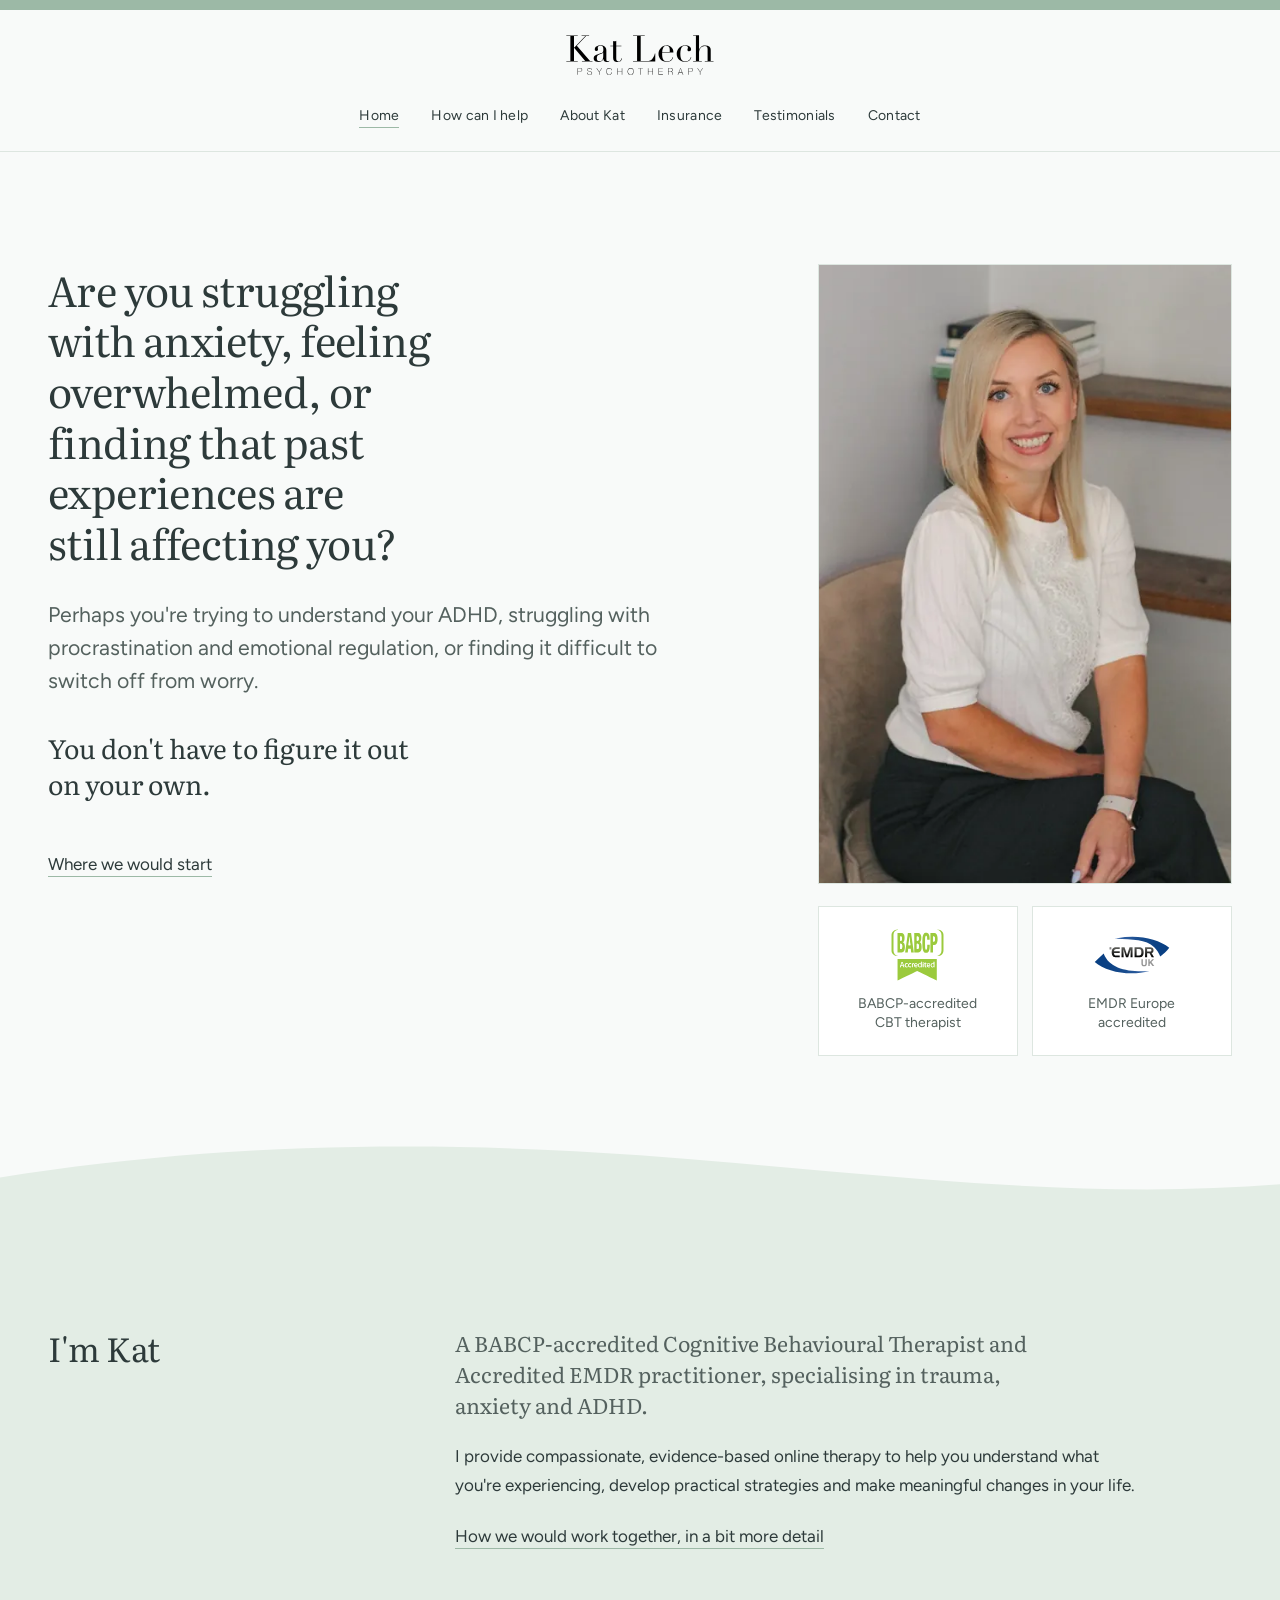
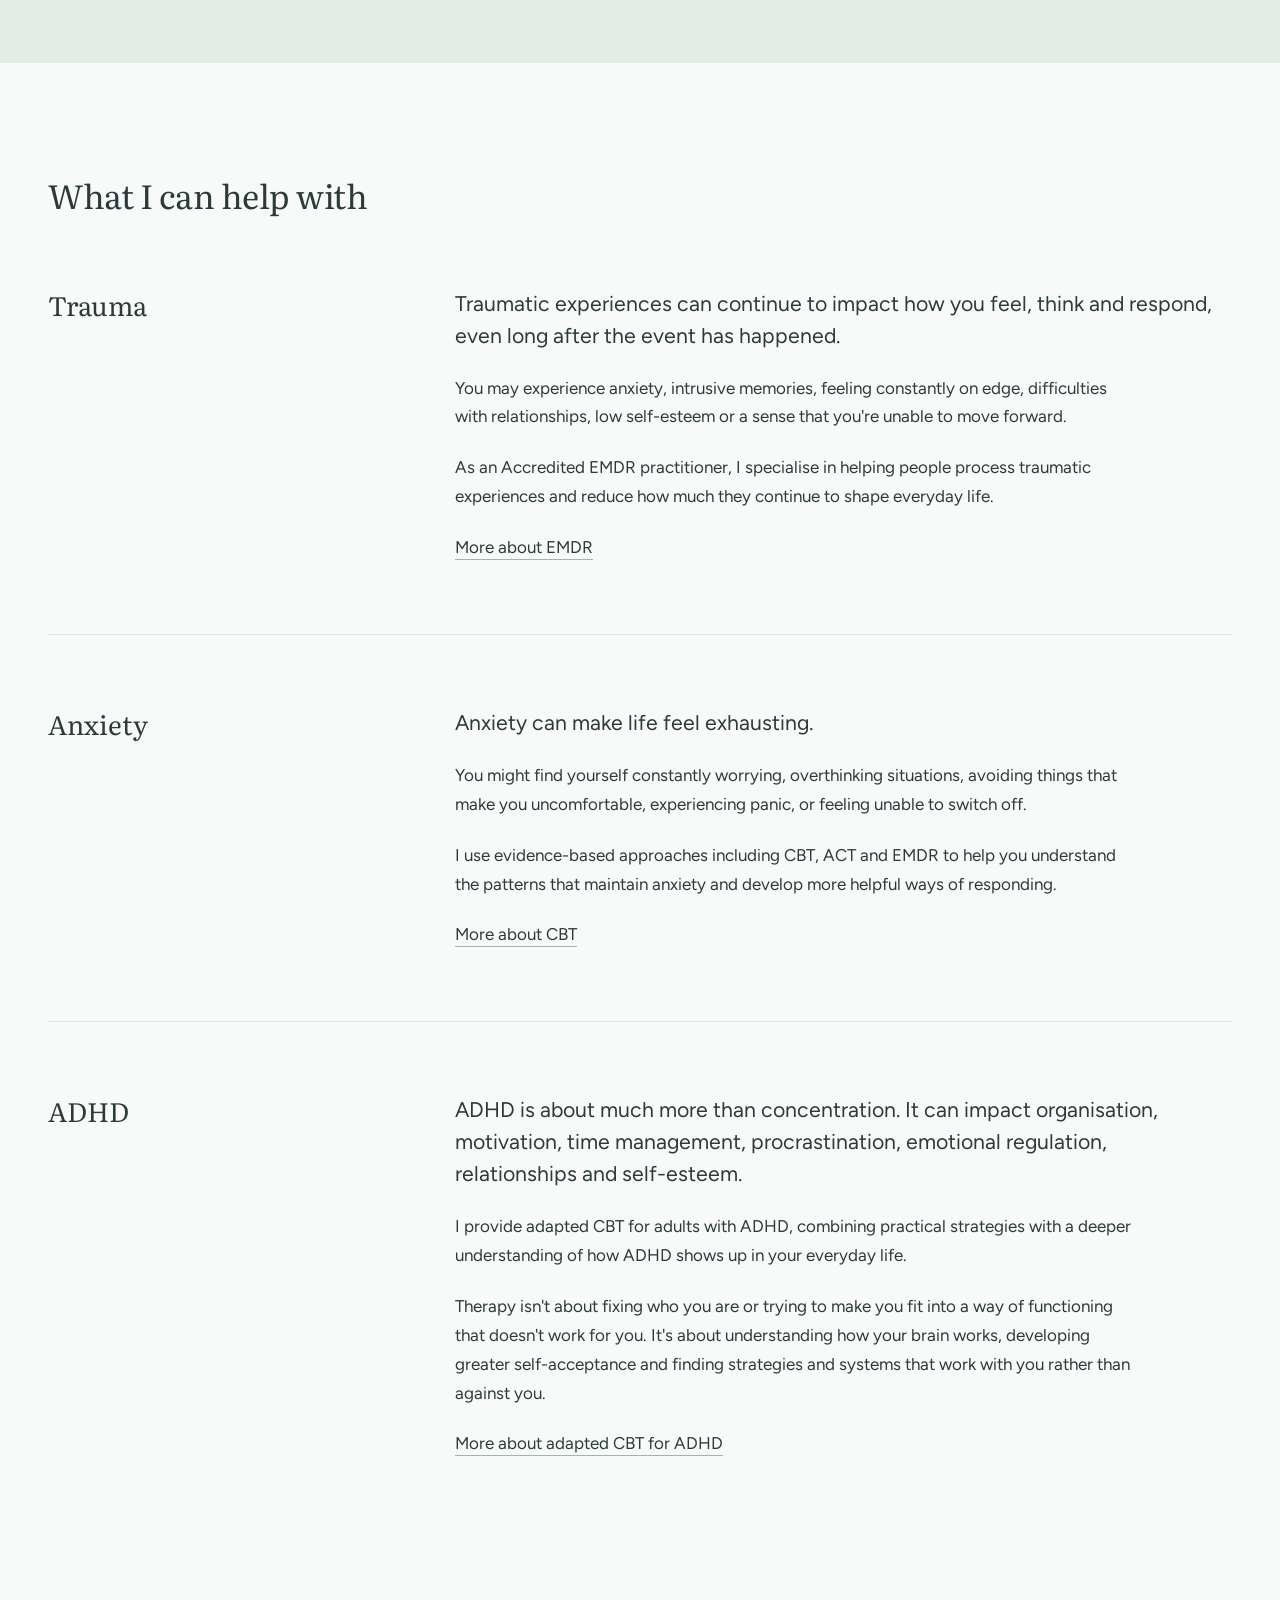
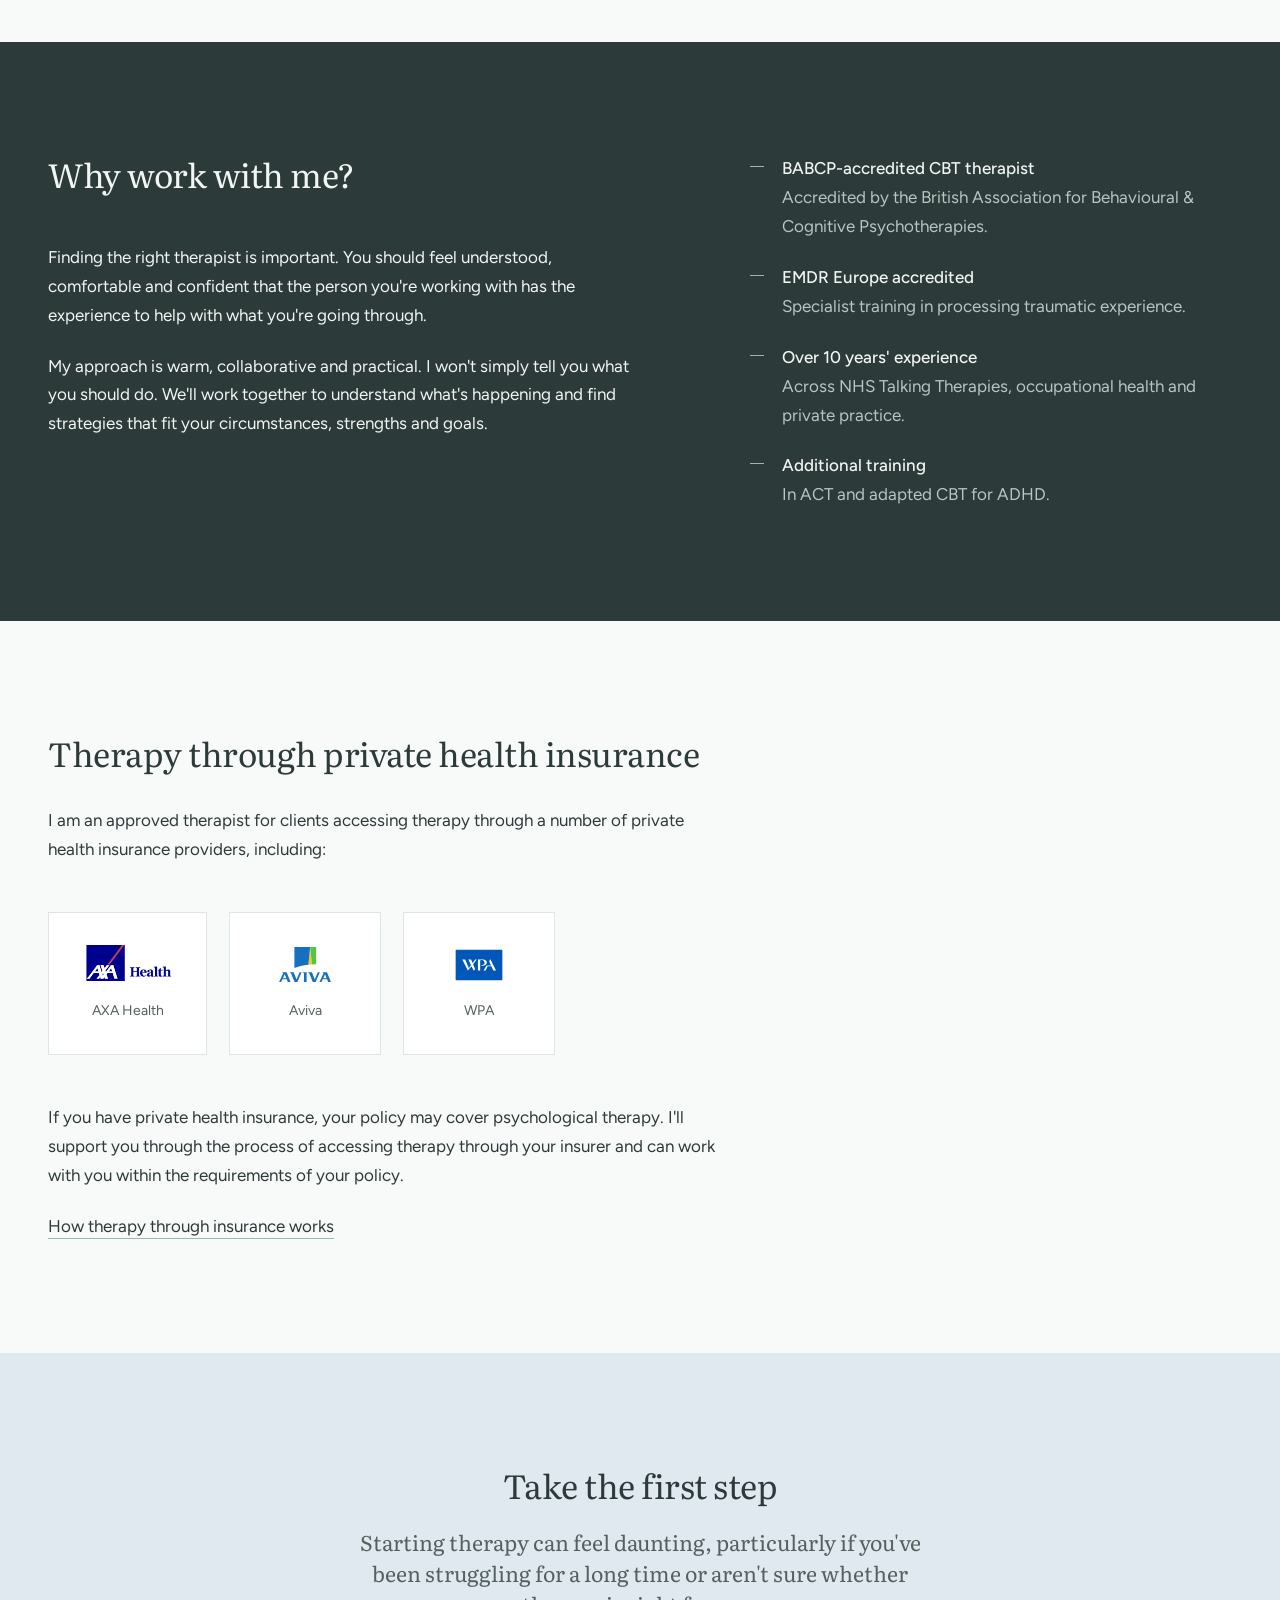
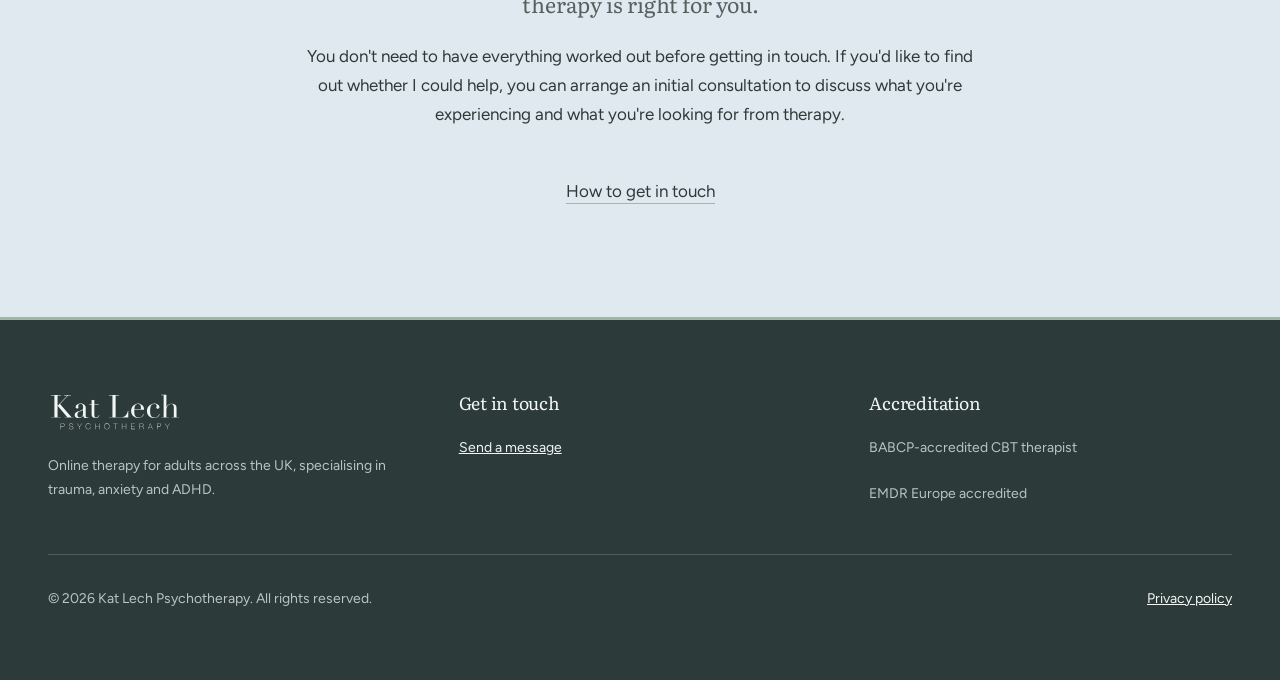
<file: index.html>
<!DOCTYPE html>
<html lang="en-GB">
<head>
<meta charset="utf-8">
<meta name="viewport" content="width=device-width, initial-scale=1">
<title>Kat Lech Psychotherapy | Online CBT &amp; EMDR Therapy, UK</title>
<meta name="description" content="Online therapy for adults anywhere in the UK. BABCP-accredited CBT therapist and Accredited EMDR practitioner specialising in trauma, anxiety and ADHD.">
<link rel="canonical" href="https://katlech.co.uk/">
<meta property="og:site_name" content="Kat Lech Psychotherapy">
<meta property="og:title" content="Online CBT and EMDR therapy for trauma, anxiety and ADHD">
<meta property="og:description" content="Evidence-based therapy with a BABCP-accredited CBT therapist and Accredited EMDR practitioner. Online, anywhere in the UK.">
<meta property="og:url" content="https://katlech.co.uk/">
<meta property="og:type" content="website">
<meta property="og:locale" content="en_GB">
<meta property="og:image" content="https://katlech.co.uk/assets/img/og-image.jpg">
<meta property="og:image:width" content="1200">
<meta property="og:image:height" content="630">
<meta property="og:image:alt" content="Kat Lech on a beach with her two dogs">
<meta name="twitter:card" content="summary_large_image">
<link rel="icon" href="assets/img/favicon.ico" sizes="any">
<link rel="icon" href="assets/img/favicon-32.png" type="image/png" sizes="32x32">
<link rel="apple-touch-icon" href="assets/img/apple-touch-icon.png">
<meta name="theme-color" content="#f8faf9">
<link rel="preconnect" href="https://fonts.googleapis.com">
<link rel="preconnect" href="https://fonts.gstatic.com" crossorigin>
<link href="https://fonts.googleapis.com/css2?family=Literata:opsz,wght@7..72,400..600&family=Figtree:wght@400..600&display=swap" rel="stylesheet">
<link rel="stylesheet" href="assets/css/site.css?v=2026-09-07c">
<script type="application/ld+json">
[
  {
    "@context": "https://schema.org",
    "@type": "ProfessionalService",
    "@id": "https://katlech.co.uk/#practice",
    "name": "Kat Lech Psychotherapy",
    "url": "https://katlech.co.uk/",
    "logo": "https://katlech.co.uk/assets/img/kat-lech-psychotherapy-logo.svg",
    "image": "https://katlech.co.uk/assets/img/og-image.jpg",
    "description": "Online CBT, EMDR and ACT therapy for adults, specialising in trauma, anxiety and ADHD. Delivered online across the United Kingdom.",
    "areaServed": {
      "@type": "Country",
      "name": "United Kingdom"
    },
    "availableLanguage": "en-GB",
    "priceRange": "£80",
    "provider": {
      "@id": "https://katlech.co.uk/#kat"
    },
    "knowsAbout": [
      "Cognitive Behavioural Therapy",
      "EMDR",
      "Acceptance and Commitment Therapy",
      "Trauma",
      "Anxiety",
      "ADHD"
    ],
    "makesOffer": [
      {
        "@type": "Offer",
        "name": "CBT session (50 minutes)",
        "priceSpecification": {
          "@type": "PriceSpecification",
          "price": "80",
          "priceCurrency": "GBP"
        }
      },
      {
        "@type": "Offer",
        "name": "EMDR session (60 minutes)",
        "priceSpecification": {
          "@type": "PriceSpecification",
          "price": "80",
          "priceCurrency": "GBP"
        }
      }
    ]
  },
  {
    "@context": "https://schema.org",
    "@type": "Person",
    "@id": "https://katlech.co.uk/#kat",
    "name": "Kat Lech",
    "jobTitle": "Psychotherapist",
    "url": "https://katlech.co.uk/about",
    "image": "https://katlech.co.uk/assets/img/kat-portrait.jpg",
    "worksFor": {
      "@id": "https://katlech.co.uk/#practice"
    },
    "hasCredential": [
      {
        "@type": "EducationalOccupationalCredential",
        "credentialCategory": "Professional accreditation",
        "name": "BABCP-accredited Cognitive Behavioural Psychotherapist",
        "recognizedBy": {
          "@type": "Organization",
          "name": "British Association for Behavioural and Cognitive Psychotherapies"
        }
      },
      {
        "@type": "EducationalOccupationalCredential",
        "credentialCategory": "Professional accreditation",
        "name": "Accredited EMDR practitioner",
        "recognizedBy": {
          "@type": "Organization",
          "name": "EMDR Europe"
        }
      }
    ]
  },
  {
    "@context": "https://schema.org",
    "@type": "WebSite",
    "@id": "https://katlech.co.uk/#website",
    "url": "https://katlech.co.uk/",
    "name": "Kat Lech Psychotherapy",
    "inLanguage": "en-GB",
    "publisher": {
      "@id": "https://katlech.co.uk/#practice"
    }
  }
]
</script>
</head>
<body>

<a class="skip-link" href="#main">Skip to content</a>

<div class="topstrip"></div>

<header class="masthead">
  <div class="shell masthead-inner">
    <a class="wordmark" href="/">
      <img src="assets/img/kat-lech-psychotherapy-logo.svg" width="846" height="253"
           alt="Kat Lech Psychotherapy">
    </a>

    <button class="nav-toggle" type="button" aria-expanded="false" aria-controls="primary-nav">
      Menu
    </button>

    <nav class="nav" id="primary-nav" aria-label="Primary">
      <ul class="nav-list">
        <li><a href="/" aria-current="page">Home</a></li>
        <li><a href="/how-can-i-help">How can I help</a></li>
        <li><a href="/about">About Kat</a></li>
        <li><a href="/insurance">Insurance</a></li>
        <li><a href="/testimonials">Testimonials</a></li>
        <li><a href="/contact">Contact</a></li>
      </ul>
    </nav>
  </div>
</header>

<main id="main">

  <!-- Hero ---------------------------------------------------------------- -->
  <section class="hero">
    <div class="shell hero-grid">
      <div>
        <h1 class="enter enter-1">Are you struggling with anxiety, feeling overwhelmed, or finding that past experiences are still affecting you?</h1>

        <p class="hero-sub enter enter-2">Perhaps you're trying to understand your ADHD, struggling with procrastination and emotional regulation, or finding it difficult to switch off from worry.</p>

        <p class="hero-affirm enter enter-3">You don't have to figure it out on your own.</p>

        <p class="hero-next enter enter-4"><a class="link-underline" href="/how-can-i-help">Where we would start</a></p>

      </div>

      <div class="enter enter-3">
        <figure class="photo">
          <picture>
            <source type="image/webp"
                    srcset="assets/img/kat-portrait-480.webp 480w,
                            assets/img/kat-portrait-760.webp 760w,
                            assets/img/kat-portrait-1400.webp 1400w"
                    sizes="(min-width: 60rem) 420px, 95vw">
            <img src="assets/img/kat-portrait.jpg"
                 width="1400" height="2100"
                 alt="Kat, a CBT therapist and Accredited EMDR practitioner, seated in a chair beside a shelf of books."
                 fetchpriority="high">
          </picture>
        </figure>

        <ul class="accreditation enter enter-4">
          <li>
            <img src="assets/img/babcp-accredited-logo.svg" width="604" height="595" alt="">
            <span>BABCP-accredited CBT therapist</span>
          </li>
          <li>
            <img src="assets/img/emdr-accreditation-logo.svg" width="636" height="315" alt="">
            <span>EMDR Europe accredited</span>
          </li>
        </ul>
      </div>
    </div>

    <svg class="hero-curve" viewBox="0 0 1440 90" preserveAspectRatio="none" aria-hidden="true" focusable="false">
      <path d="M0,90 L0,44 C240,4 480,0 720,18 C960,36 1200,72 1440,52 L1440,90 Z"></path>
    </svg>
  </section>

  <!-- Introduction -------------------------------------------------------- -->
  <section class="intro section">
    <div class="shell intro-grid">
      <h2>I'm Kat</h2>
      <div class="prose">
        <p class="lead">A BABCP-accredited Cognitive Behavioural Therapist and Accredited EMDR practitioner, specialising in trauma, anxiety and ADHD.</p>
        <p>I provide compassionate, evidence-based online therapy to help you understand what you're experiencing, develop practical strategies and make meaningful changes in your life.</p>
        <p><a class="link-underline" href="/how-can-i-help">How we would work together, in a bit more detail</a></p>
      </div>
    </div>
  </section>

  <!-- Specialisms --------------------------------------------------------- -->
  <section class="section" aria-labelledby="specialisms-heading">
    <div class="shell">
      <h2 id="specialisms-heading">What I can help with</h2>
    </div>

    <div class="shell specialism">
      <div class="specialism-grid">
        <div>
          <h3>Trauma</h3>
        </div>
        <div class="prose">
          <p>Traumatic experiences can continue to impact how you feel, think and respond, even long after the event has happened.</p>
          <p>You may experience anxiety, intrusive memories, feeling constantly on edge, difficulties with relationships, low self-esteem or a sense that you're unable to move forward.</p>
          <p>As an Accredited EMDR practitioner, I specialise in helping people process traumatic experiences and reduce how much they continue to shape everyday life.</p>
          <p><a class="link-underline" href="/how-can-i-help#emdr">More about EMDR</a></p>
        </div>
      </div>
    </div>

    <div class="shell specialism">
      <div class="specialism-grid">
        <div>
          <h3>Anxiety</h3>
        </div>
        <div class="prose">
          <p>Anxiety can make life feel exhausting.</p>
          <p>You might find yourself constantly worrying, overthinking situations, avoiding things that make you uncomfortable, experiencing panic, or feeling unable to switch off.</p>
          <p>I use evidence-based approaches including CBT, ACT and EMDR to help you understand the patterns that maintain anxiety and develop more helpful ways of responding.</p>
          <p><a class="link-underline" href="/how-can-i-help#cbt">More about CBT</a></p>
        </div>
      </div>
    </div>

    <div class="shell specialism">
      <div class="specialism-grid">
        <div>
          <h3>ADHD</h3>
        </div>
        <div class="prose">
          <p>ADHD is about much more than concentration. It can impact organisation, motivation, time management, procrastination, emotional regulation, relationships and self-esteem.</p>
          <p>I provide adapted CBT for adults with ADHD, combining practical strategies with a deeper understanding of how ADHD shows up in your everyday life.</p>
          <p>Therapy isn't about fixing who you are or trying to make you fit into a way of functioning that doesn't work for you. It's about understanding how your brain works, developing greater self-acceptance and finding strategies and systems that work with you rather than against you.</p>
          <p><a class="link-underline" href="/how-can-i-help#adhd">More about adapted CBT for ADHD</a></p>
        </div>
      </div>
    </div>
  </section>

  <!-- Why work with me ---------------------------------------------------- -->
  <section class="section band-ink" aria-labelledby="why-heading">
    <div class="shell why-grid">
      <div class="prose">
        <h2 id="why-heading">Why work with me?</h2>
        <p>Finding the right therapist is important. You should feel understood, comfortable and confident that the person you're working with has the experience to help with what you're going through.</p>
        <p>My approach is warm, collaborative and practical. I won't simply tell you what you should do. We'll work together to understand what's happening and find strategies that fit your circumstances, strengths and goals.</p>
      </div>

      <ul class="credential-list">
        <li><strong>BABCP-accredited CBT therapist</strong> Accredited by the British Association for Behavioural &amp; Cognitive Psychotherapies.</li>
        <li><strong>EMDR Europe accredited</strong> Specialist training in processing traumatic experience.</li>
        <li><strong>Over 10 years' experience</strong> Across NHS Talking Therapies, occupational health and private practice.</li>
        <li><strong>Additional training</strong> In ACT and adapted CBT for ADHD.</li>
      </ul>
    </div>
  </section>

  <!-- Insurance ----------------------------------------------------------- -->
  <section class="section" aria-labelledby="insurance-heading">
    <div class="shell">
      <h2 id="insurance-heading">Therapy through private health insurance</h2>
      <p>I am an approved therapist for clients accessing therapy through a number of private health insurance providers, including:</p>

      <ul class="insurers">
        <li>
          <img src="assets/img/axa-health.svg" width="160" height="72" alt="" loading="lazy">
          <span>AXA Health</span>
        </li>
        <li>
          <img src="assets/img/aviva.svg" width="957" height="688" alt="" loading="lazy">
          <span>Aviva</span>
        </li>
        <li>
          <img src="assets/img/wpa.svg" width="96" height="72" alt="" loading="lazy">
          <span>WPA</span>
        </li>
      </ul>

      <p>If you have private health insurance, your policy may cover psychological therapy. I'll support you through the process of accessing therapy through your insurer and can work with you within the requirements of your policy.</p>
      <p><a class="link-underline" href="/insurance">How therapy through insurance works</a></p>
    </div>
  </section>

  <!-- Closing ------------------------------------------------------------- -->
  <section class="section band-sky closing" id="contact" aria-labelledby="contact-heading">
    <div class="shell-narrow">
      <h2 id="contact-heading">Take the first step</h2>
      <p class="lead">Starting therapy can feel daunting, particularly if you've been struggling for a long time or aren't sure whether therapy is right for you.</p>
      <p>You don't need to have everything worked out before getting in touch. If you'd like to find out whether I could help, you can arrange an initial consultation to discuss what you're experiencing and what you're looking for from therapy.</p>

      <p class="closing-next"><a class="link-underline" href="/contact">How to get in touch</a></p>
    </div>
  </section>

</main>

<footer class="site-footer">
  <div class="shell">
    <div class="footer-grid">
      <div>
        <a class="footer-wordmark" href="/">
          <img src="assets/img/kat-lech-psychotherapy-logo-white.svg" width="846" height="253"
               alt="Kat Lech Psychotherapy">
        </a>
        <p>Online therapy for adults across the UK, specialising in trauma, anxiety and ADHD.</p>
      </div>

      <div>
        <h2>Get in touch</h2>
        <ul>
          <li><a href="/contact">Send a message</a></li>
        </ul>
      </div>

      <div>
        <h2>Accreditation</h2>
        <ul>
          <li>BABCP-accredited CBT therapist</li>
          <li>EMDR Europe accredited</li>
        </ul>
      </div>
    </div>

    <div class="footer-base">
      <p>© <span data-year>2026</span> Kat Lech Psychotherapy. All rights reserved.</p>
      <p><a href="/privacy">Privacy policy</a></p>
    </div>
  </div>
</footer>

<script src="assets/js/site.js?v=2026-09-07c" defer></script>
</body>
</html>
</file>
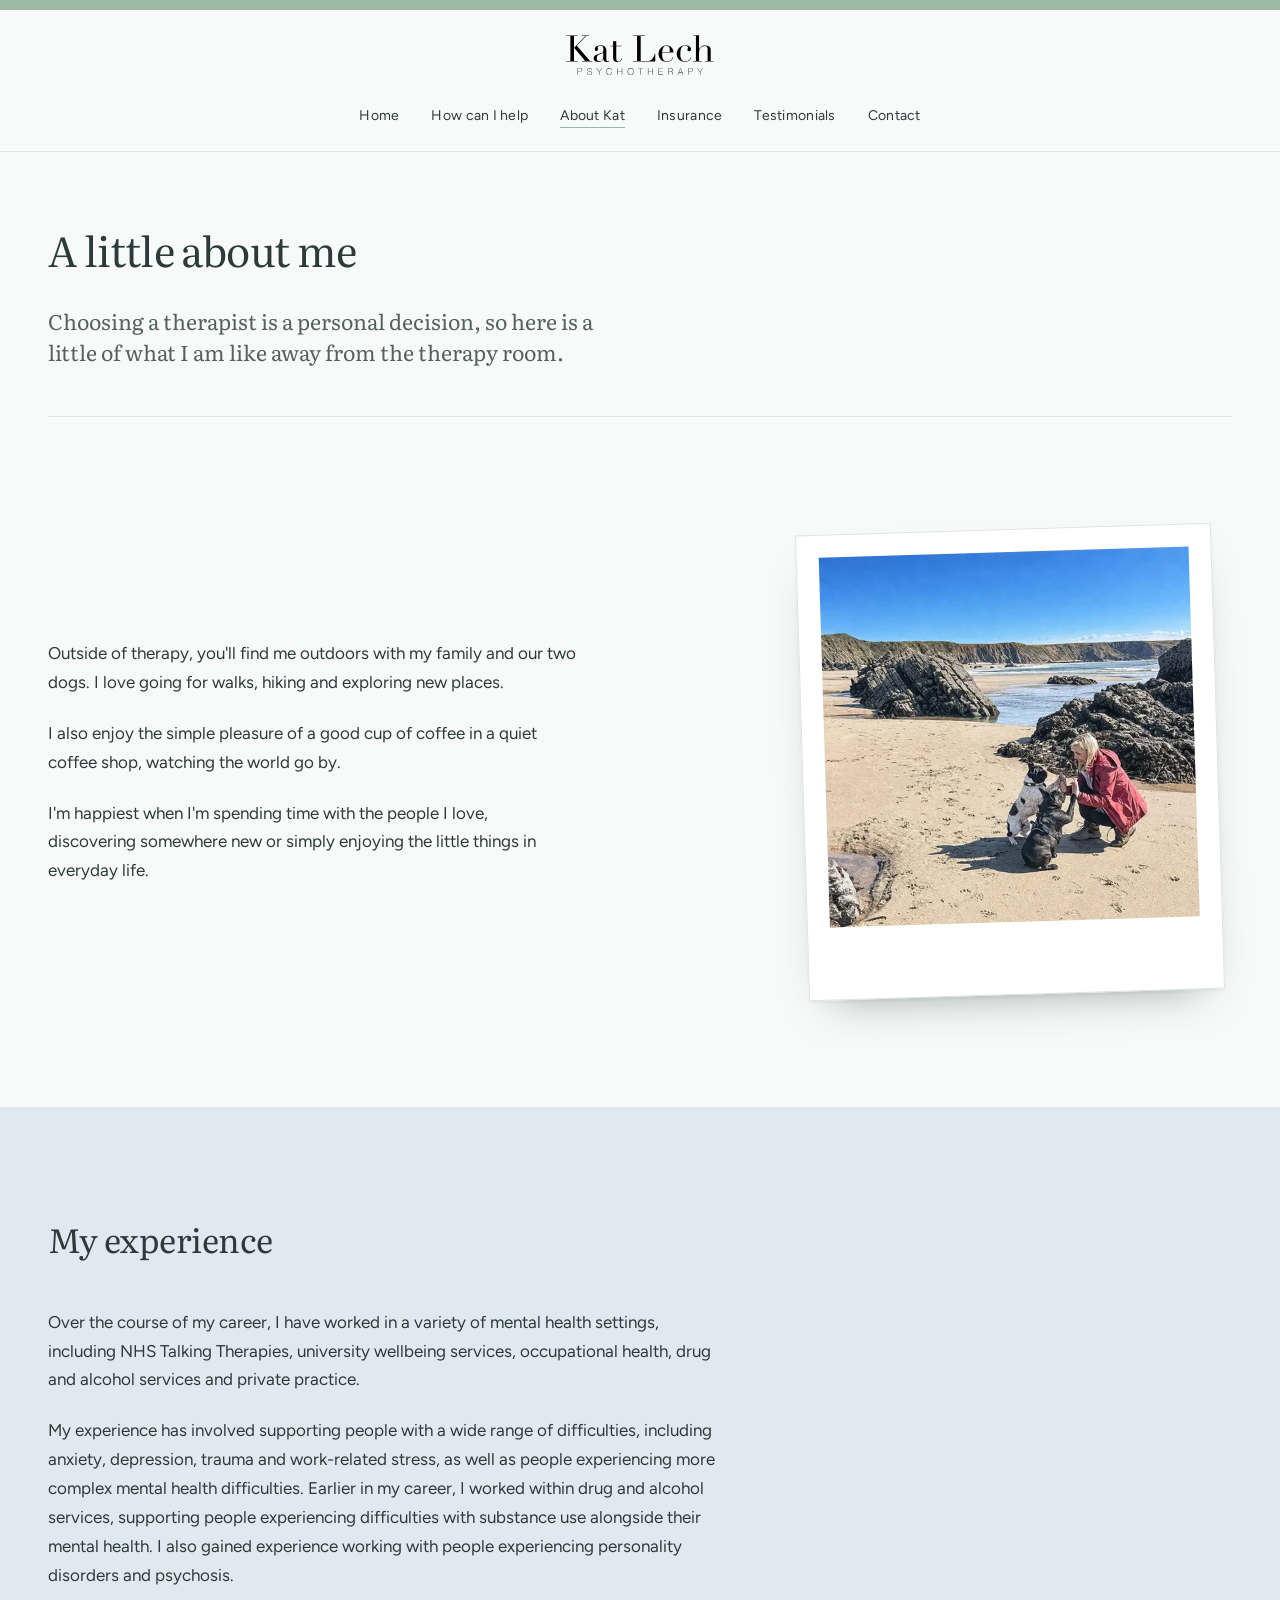
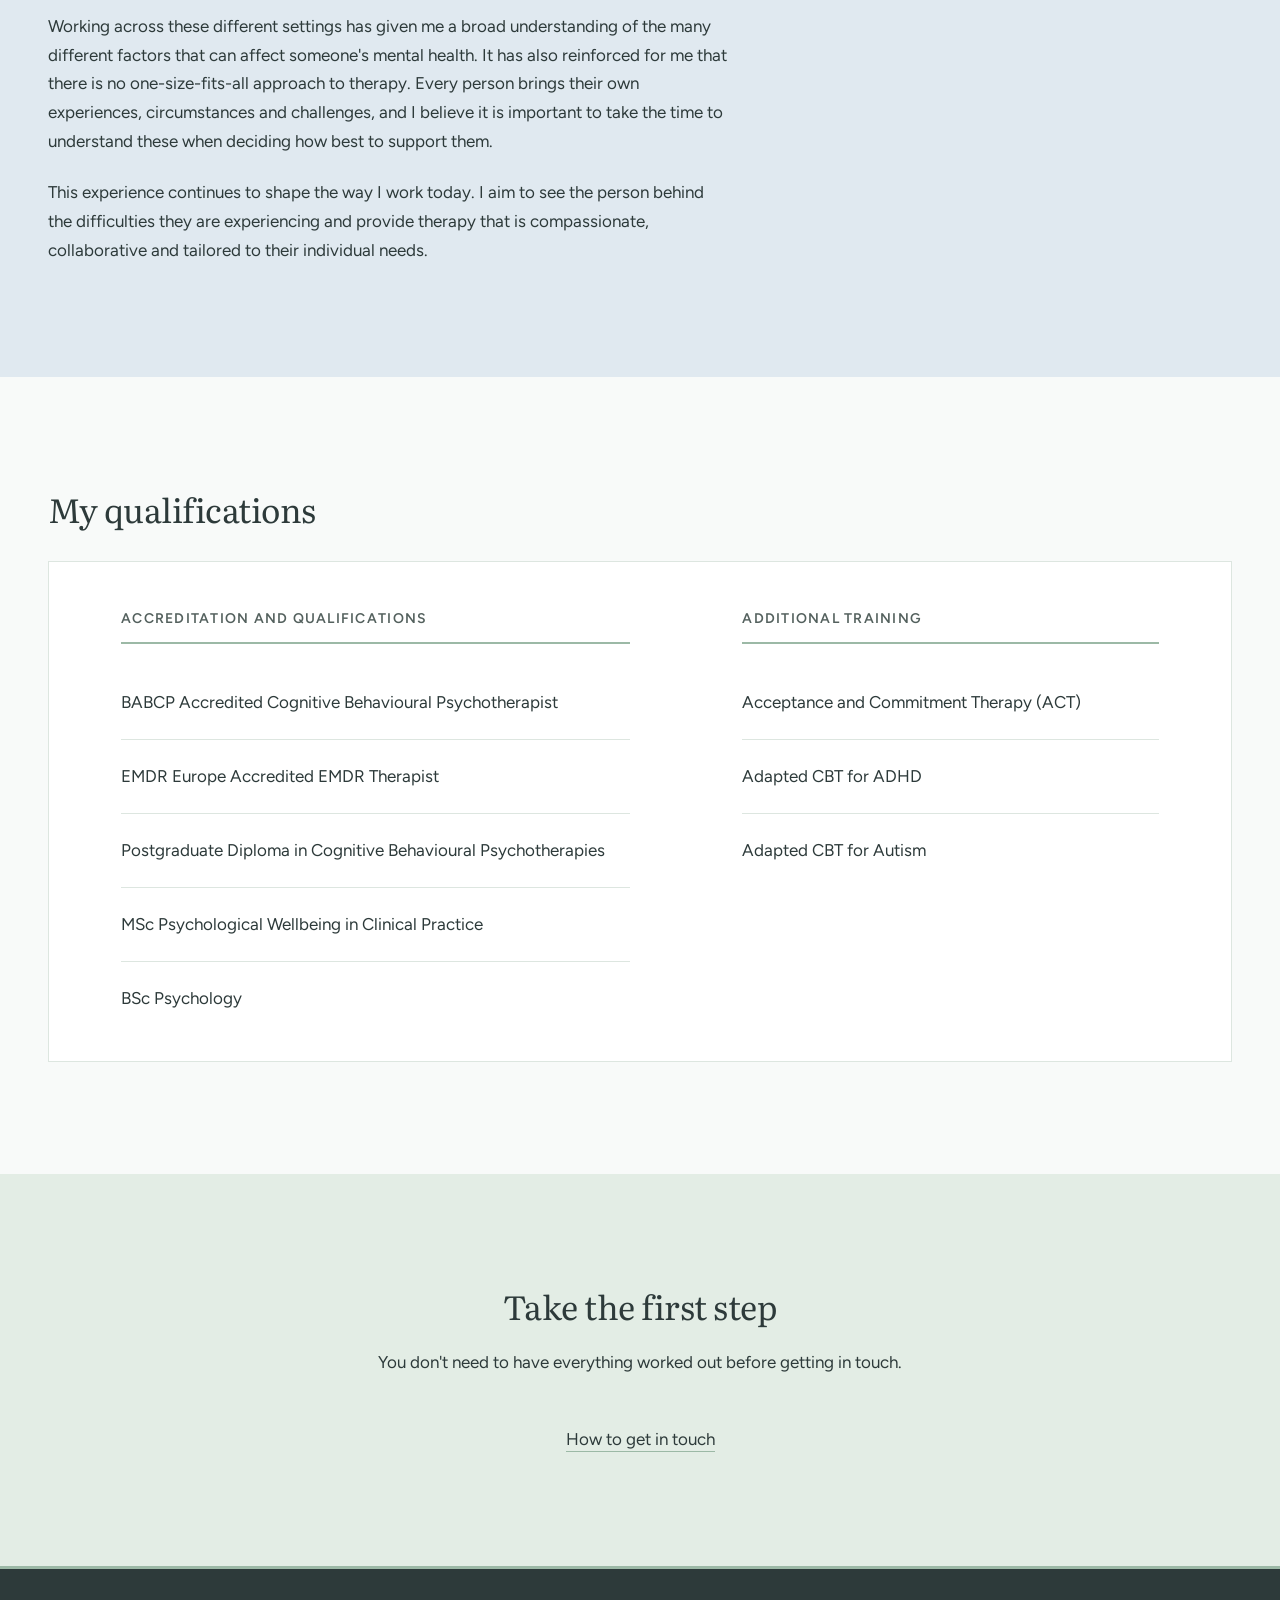
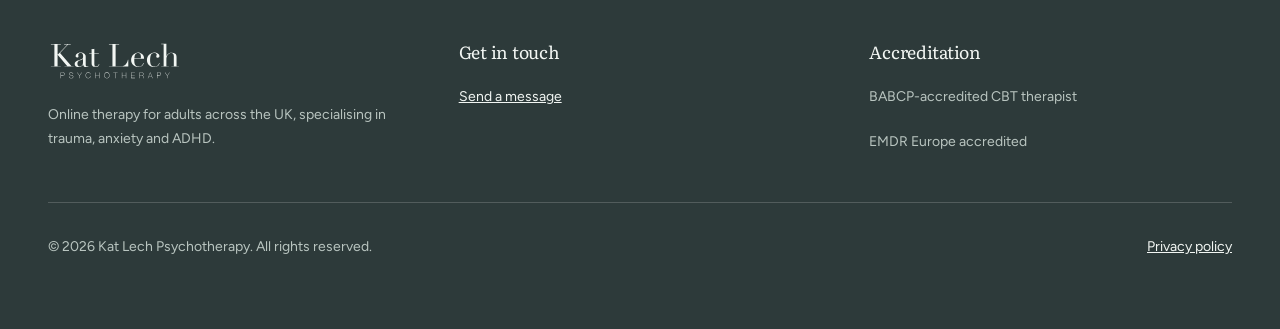
<file: about.html>
<!DOCTYPE html>
<html lang="en-GB">
<head>
<meta charset="utf-8">
<meta name="viewport" content="width=device-width, initial-scale=1">
<title>About Kat Lech | Online CBT and EMDR Therapist</title>
<meta name="description" content="A BABCP-accredited CBT therapist and Accredited EMDR practitioner, with experience across NHS Talking Therapies, university wellbeing and private practice.">
<link rel="canonical" href="https://katlech.co.uk/about">
<meta property="og:site_name" content="Kat Lech Psychotherapy">
<meta property="og:title" content="About Kat Lech">
<meta property="og:description" content="A BABCP-accredited CBT therapist and Accredited EMDR practitioner, and a little about the person behind the practice.">
<meta property="og:url" content="https://katlech.co.uk/about">
<meta property="og:type" content="website">
<meta property="og:locale" content="en_GB">
<meta property="og:image" content="https://katlech.co.uk/assets/img/og-image.jpg">
<meta property="og:image:width" content="1200">
<meta property="og:image:height" content="630">
<meta property="og:image:alt" content="Kat Lech on a beach with her two dogs">
<meta name="twitter:card" content="summary_large_image">
<link rel="icon" href="assets/img/favicon.ico" sizes="any">
<link rel="icon" href="assets/img/favicon-32.png" type="image/png" sizes="32x32">
<link rel="apple-touch-icon" href="assets/img/apple-touch-icon.png">
<meta name="theme-color" content="#f8faf9">
<link rel="preconnect" href="https://fonts.googleapis.com">
<link rel="preconnect" href="https://fonts.gstatic.com" crossorigin>
<link href="https://fonts.googleapis.com/css2?family=Literata:opsz,wght@7..72,400..600&family=Figtree:wght@400..600&display=swap" rel="stylesheet">
<link rel="stylesheet" href="assets/css/site.css?v=2026-09-07c">
</head>
<body>

<a class="skip-link" href="#main">Skip to content</a>

<div class="topstrip"></div>

<header class="masthead">
  <div class="shell masthead-inner">
    <a class="wordmark" href="/">
      <img src="assets/img/kat-lech-psychotherapy-logo.svg" width="846" height="253"
           alt="Kat Lech Psychotherapy">
    </a>

    <button class="nav-toggle" type="button" aria-expanded="false" aria-controls="primary-nav">
      Menu
    </button>

    <nav class="nav" id="primary-nav" aria-label="Primary">
      <ul class="nav-list">
        <li><a href="/">Home</a></li>
        <li><a href="/how-can-i-help">How can I help</a></li>
        <li><a href="/about" aria-current="page">About Kat</a></li>
        <li><a href="/insurance">Insurance</a></li>
        <li><a href="/testimonials">Testimonials</a></li>
        <li><a href="/contact">Contact</a></li>
      </ul>
    </nav>
  </div>
</header>

<main id="main">

  <section class="shell page-head">
    <h1>A little about me</h1>
    <p class="lead">Choosing a therapist is a personal decision, so here is a little of what I am like away from the therapy room.</p>
  </section>

  <section class="shell section">
    <div class="about-grid">
      <div class="prose">
        <p>Outside of therapy, you'll find me outdoors with my family and our two dogs. I love going for walks, hiking and exploring new places.</p>
        <p>I also enjoy the simple pleasure of a good cup of coffee in a quiet coffee shop, watching the world go by.</p>
        <p>I'm happiest when I'm spending time with the people I love, discovering somewhere new or simply enjoying the little things in everyday life.</p>
      </div>

      <figure class="photo photo-mounted">
        <picture>
          <source type="image/webp"
                  srcset="assets/img/kat-lech-about-480.webp 480w,
                          assets/img/kat-lech-about-760.webp 760w"
                  sizes="(min-width: 58rem) 400px, 95vw">
          <img src="assets/img/kat-lech-about.jpg" width="900" height="900"
               alt="Kat crouching on a wide sandy beach with her two French bulldogs, cliffs and blue sky behind her."
               loading="lazy" decoding="async">
        </picture>
      </figure>
    </div>
  </section>

  <section class="section band-sky">
    <div class="shell">
      <div class="prose" style="max-width: var(--measure)">
        <h2>My experience</h2>
        <p>Over the course of my career, I have worked in a variety of mental health settings, including NHS Talking Therapies, university wellbeing services, occupational health, drug and alcohol services and private practice.</p>
        <p>My experience has involved supporting people with a wide range of difficulties, including anxiety, depression, trauma and work-related stress, as well as people experiencing more complex mental health difficulties. Earlier in my career, I worked within drug and alcohol services, supporting people experiencing difficulties with substance use alongside their mental health. I also gained experience working with people experiencing personality disorders and psychosis.</p>
        <p>Working across these different settings has given me a broad understanding of the many different factors that can affect someone's mental health. It has also reinforced for me that there is no one-size-fits-all approach to therapy. Every person brings their own experiences, circumstances and challenges, and I believe it is important to take the time to understand these when deciding how best to support them.</p>
        <p>This experience continues to shape the way I work today. I aim to see the person behind the difficulties they are experiencing and provide therapy that is compassionate, collaborative and tailored to their individual needs.</p>
      </div>
    </div>
  </section>

  <section class="section" id="qualifications">
    <div class="shell">
      <h2>My qualifications</h2>
      <div class="quals">
        <div class="qual-group">
          <h3>Accreditation and qualifications</h3>
          <ul class="qual-list">
            <li>BABCP Accredited Cognitive Behavioural Psychotherapist</li>
            <li>EMDR Europe Accredited EMDR Therapist</li>
            <li>Postgraduate Diploma in Cognitive Behavioural Psychotherapies</li>
            <li>MSc Psychological Wellbeing in Clinical Practice</li>
            <li>BSc Psychology</li>
          </ul>
        </div>

        <div class="qual-group">
          <h3>Additional training</h3>
          <ul class="qual-list">
            <li>Acceptance and Commitment Therapy (ACT)</li>
            <li>Adapted CBT for ADHD</li>
            <li>Adapted CBT for Autism</li>
          </ul>
        </div>
      </div>
    </div>
  </section>

  <section class="section band-sage closing">
    <div class="shell-narrow">
      <h2>Take the first step</h2>
      <p>You don't need to have everything worked out before getting in touch.</p>
      <p class="closing-next"><a class="link-underline" href="/contact">How to get in touch</a></p>
    </div>
  </section>

</main>

<footer class="site-footer">
  <div class="shell">
    <div class="footer-grid">
      <div>
        <a class="footer-wordmark" href="/">
          <img src="assets/img/kat-lech-psychotherapy-logo-white.svg" width="846" height="253"
               alt="Kat Lech Psychotherapy">
        </a>
        <p>Online therapy for adults across the UK, specialising in trauma, anxiety and ADHD.</p>
      </div>

      <div>
        <h2>Get in touch</h2>
        <ul>
          <li><a href="/contact">Send a message</a></li>
        </ul>
      </div>

      <div>
        <h2>Accreditation</h2>
        <ul>
          <li>BABCP-accredited CBT therapist</li>
          <li>EMDR Europe accredited</li>
        </ul>
      </div>
    </div>

    <div class="footer-base">
      <p>&copy; <span data-year>2026</span> Kat Lech Psychotherapy. All rights reserved.</p>
      <p><a href="/privacy">Privacy policy</a></p>
    </div>
  </div>
</footer>

<script src="assets/js/site.js?v=2026-09-07c" defer></script>
</body>
</html>
</file>
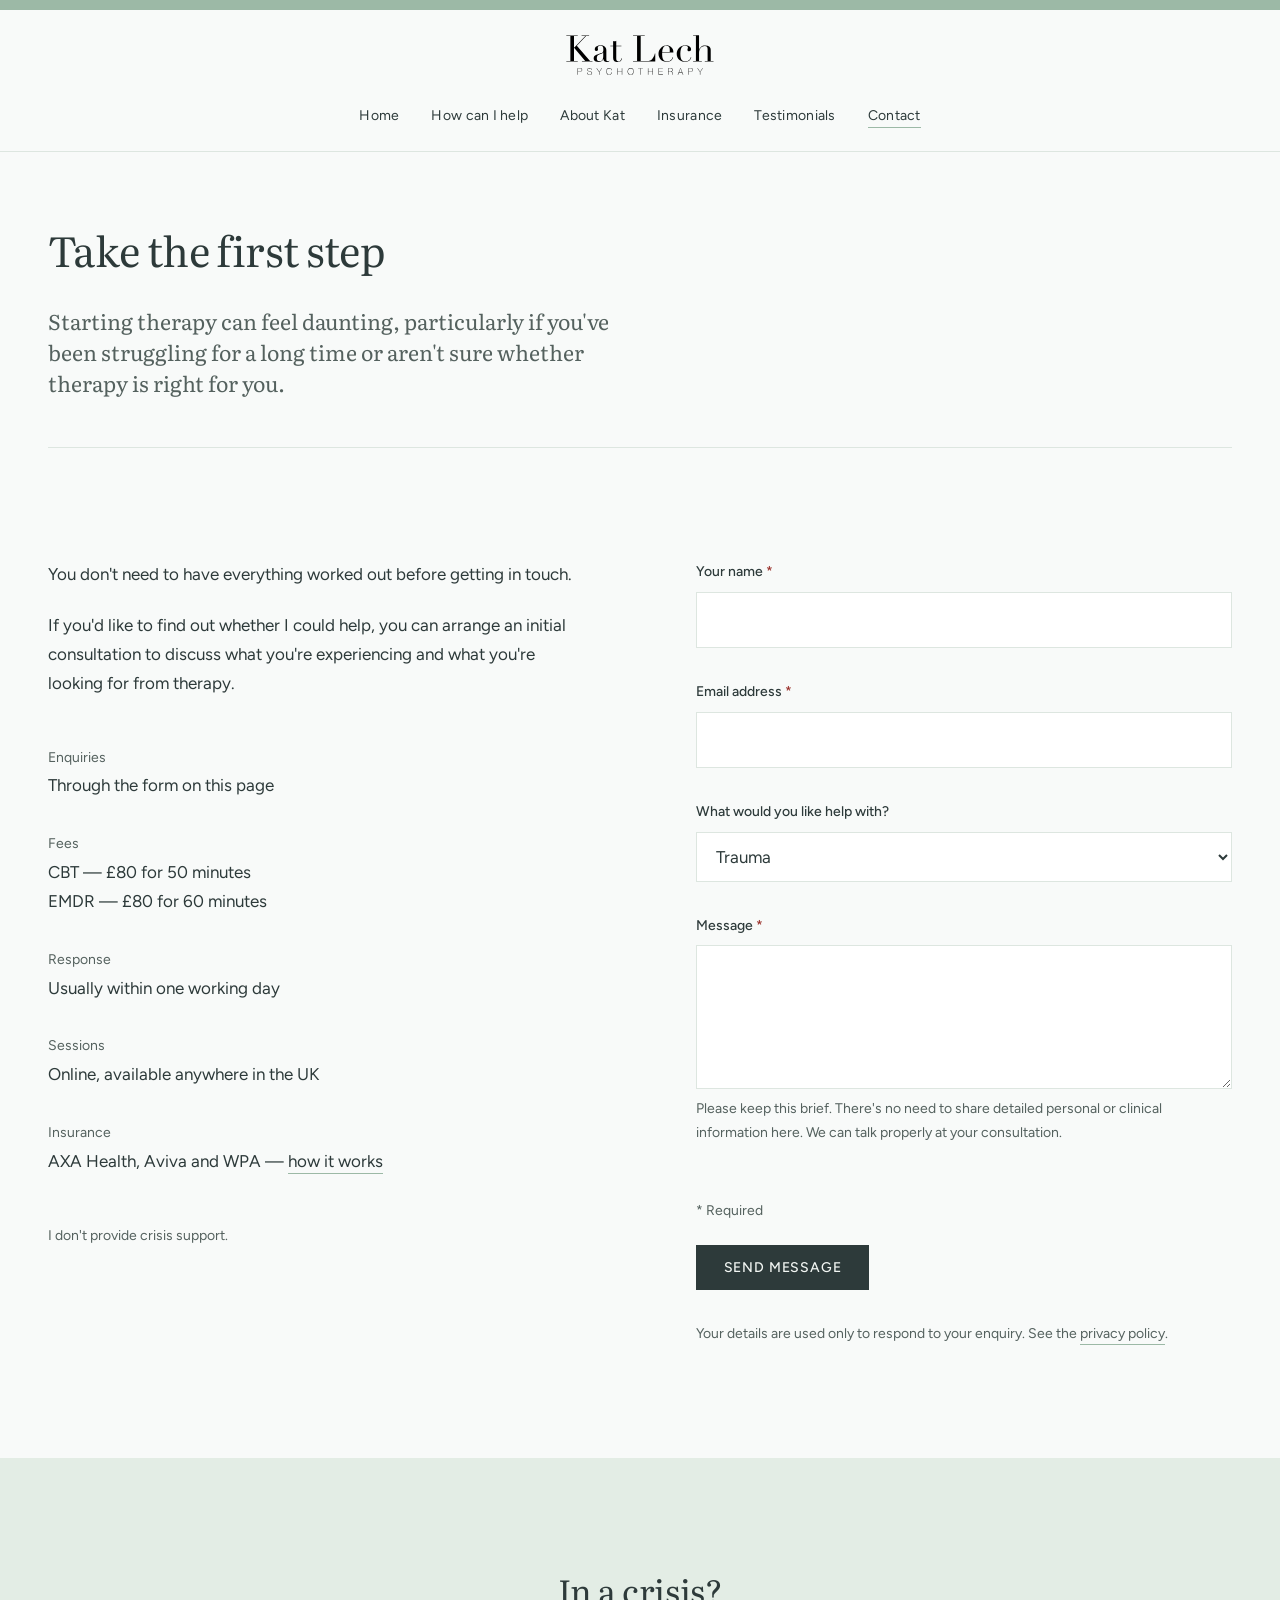
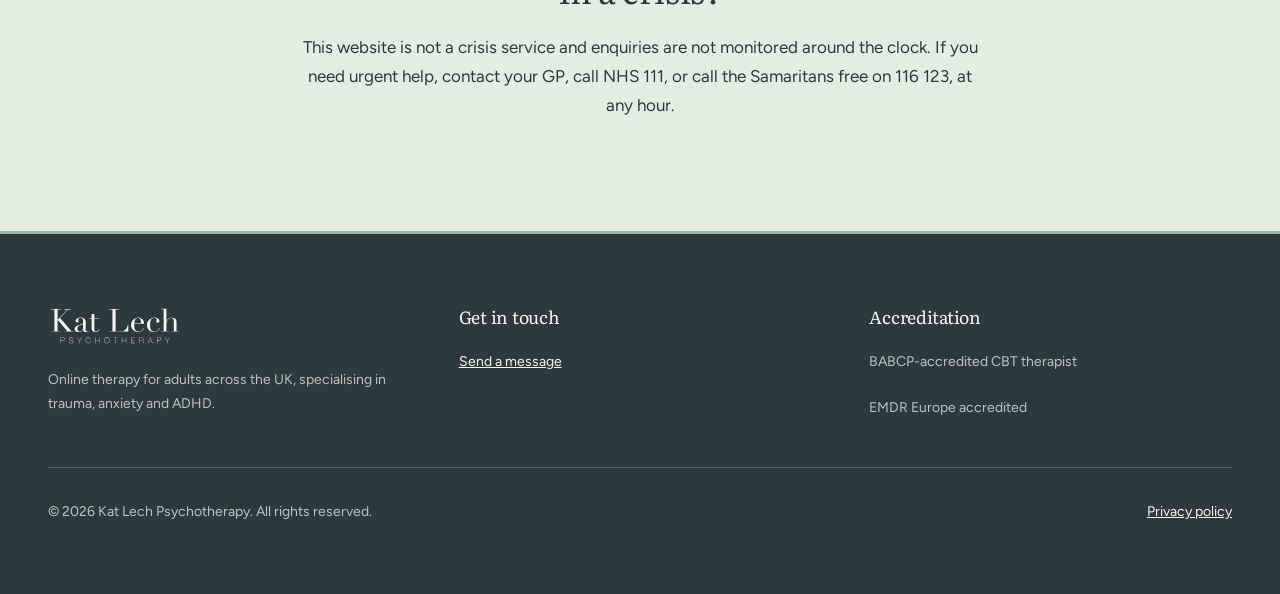
<file: contact.html>
<!DOCTYPE html>
<html lang="en-GB">
<head>
<meta charset="utf-8">
<meta name="viewport" content="width=device-width, initial-scale=1">
<title>Contact | Kat Lech Psychotherapy</title>
<meta name="description" content="Enquire about online CBT, EMDR or ACT therapy for trauma, anxiety and ADHD, anywhere in the UK. Fees are listed and I usually reply within one working day.">
<link rel="canonical" href="https://katlech.co.uk/contact">
<meta property="og:site_name" content="Kat Lech Psychotherapy">
<meta property="og:title" content="Get in touch">
<meta property="og:description" content="Enquire about online therapy for trauma, anxiety and ADHD. Replies usually within one working day.">
<meta property="og:url" content="https://katlech.co.uk/contact">
<meta property="og:type" content="website">
<meta property="og:locale" content="en_GB">
<meta property="og:image" content="https://katlech.co.uk/assets/img/og-image.jpg">
<meta property="og:image:width" content="1200">
<meta property="og:image:height" content="630">
<meta property="og:image:alt" content="Kat Lech on a beach with her two dogs">
<meta name="twitter:card" content="summary_large_image">
<link rel="icon" href="assets/img/favicon.ico" sizes="any">
<link rel="icon" href="assets/img/favicon-32.png" type="image/png" sizes="32x32">
<link rel="apple-touch-icon" href="assets/img/apple-touch-icon.png">
<meta name="theme-color" content="#f8faf9">
<link rel="preconnect" href="https://fonts.googleapis.com">
<link rel="preconnect" href="https://fonts.gstatic.com" crossorigin>
<link href="https://fonts.googleapis.com/css2?family=Literata:opsz,wght@7..72,400..600&family=Figtree:wght@400..600&display=swap" rel="stylesheet">
<link rel="stylesheet" href="assets/css/site.css?v=2026-09-07c">
</head>
<body>

<a class="skip-link" href="#main">Skip to content</a>

<div class="topstrip"></div>

<header class="masthead">
  <div class="shell masthead-inner">
    <a class="wordmark" href="/">
      <img src="assets/img/kat-lech-psychotherapy-logo.svg" width="846" height="253"
           alt="Kat Lech Psychotherapy">
    </a>

    <button class="nav-toggle" type="button" aria-expanded="false" aria-controls="primary-nav">
      Menu
    </button>

    <nav class="nav" id="primary-nav" aria-label="Primary">
      <ul class="nav-list">
        <li><a href="/">Home</a></li>
        <li><a href="/how-can-i-help">How can I help</a></li>
        <li><a href="/about">About Kat</a></li>
        <li><a href="/insurance">Insurance</a></li>
        <li><a href="/testimonials">Testimonials</a></li>
        <li><a href="/contact" aria-current="page">Contact</a></li>
      </ul>
    </nav>
  </div>
</header>

<main id="main">

  <section class="shell page-head">
    <h1>Take the first step</h1>
    <p class="lead">Starting therapy can feel daunting, particularly if you've been struggling for a long time or aren't sure whether therapy is right for you.</p>
  </section>

  <section class="shell section">
    <div class="contact-grid">
      <div class="prose">
        <p>You don't need to have everything worked out before getting in touch.</p>
        <p>If you'd like to find out whether I could help, you can arrange an initial consultation to discuss what you're experiencing and what you're looking for from therapy.</p>

        <dl class="detail-list">
          <div>
            <dt>Enquiries</dt>
            <dd style="margin: 0">Through the form on this page</dd>
          </div>
          <div>
            <dt>Fees</dt>
            <dd style="margin: 0">CBT &mdash; &pound;80 for 50 minutes<br>EMDR &mdash; &pound;80 for 60 minutes</dd>
          </div>
          <div>
            <dt>Response</dt>
            <dd style="margin: 0">Usually within one working day</dd>
          </div>
          <div>
            <dt>Sessions</dt>
            <dd style="margin: 0">Online, available anywhere in the UK</dd>
          </div>
          <div>
            <dt>Insurance</dt>
            <dd style="margin: 0">AXA Health, Aviva and WPA &mdash; <a class="link-underline" href="/insurance">how it works</a></dd>
          </div>
        </dl>

        <p class="field-note" style="margin-top: var(--space-l)">I don't provide crisis support.</p>
      </div>

      <div>
        <form id="enquiry-form" method="post"
              action="https://formspree.io/f/xyeydaop" novalidate>
          <input type="hidden" name="_subject" value="Website enquiry">
          <!-- Spam trap: a real person never fills this in, bots usually do. -->
          <p class="honeypot" aria-hidden="true">
            <label for="company">Company</label>
            <input type="text" id="company" name="_gotcha" tabindex="-1" autocomplete="off">
          </p>
          <div id="error-summary" class="error-summary" role="alert" tabindex="-1" hidden>
            <h2>There is a problem</h2>
            <ul id="error-summary-list"></ul>
          </div>

          <div class="field">
            <label for="name">Your name <span class="required" aria-hidden="true">*</span></label>
            <input type="text" id="name" name="name" autocomplete="name" required
                   aria-describedby="name-error">
            <p class="field-error" id="name-error" hidden></p>
          </div>

          <div class="field">
            <label for="email">Email address <span class="required" aria-hidden="true">*</span></label>
            <input type="email" id="email" name="email" autocomplete="email" required
                   aria-describedby="email-error">
            <p class="field-error" id="email-error" hidden></p>
          </div>

          <div class="field">
            <label for="reason">What would you like help with?</label>
            <select id="reason" name="reason">
              <option>Trauma</option>
              <option>Anxiety</option>
              <option>ADHD</option>
              <option>Something else</option>
              <option>Not sure yet</option>
            </select>
          </div>

          <div class="field">
            <label for="message">Message <span class="required" aria-hidden="true">*</span></label>
            <textarea id="message" name="message" required
                      aria-describedby="message-note message-error"></textarea>
            <p class="field-note" id="message-note">Please keep this brief. There's no need to share detailed personal or clinical information here. We can talk properly at your consultation.</p>
            <p class="field-error" id="message-error" hidden></p>
          </div>

          <p class="field-note"><span class="required" aria-hidden="true">*</span> Required</p>

          <button class="btn btn-primary" type="submit">Send message</button>

          <p class="field-note" style="margin-top: var(--space-m)">Your details are used only to respond to your enquiry. See the <a class="link-underline" href="/privacy">privacy policy</a>.</p>
        </form>
      </div>
    </div>
  </section>

  <section class="section band-sage crisis">
    <div class="shell-narrow closing">
      <h2>In a crisis?</h2>
      <p>This website is not a crisis service and enquiries are not monitored around the clock. If you need urgent help, contact your GP, call NHS 111, or call the Samaritans free on 116 123, at any hour.</p>
    </div>
  </section>

</main>

<footer class="site-footer">
  <div class="shell">
    <div class="footer-grid">
      <div>
        <a class="footer-wordmark" href="/">
          <img src="assets/img/kat-lech-psychotherapy-logo-white.svg" width="846" height="253"
               alt="Kat Lech Psychotherapy">
        </a>
        <p>Online therapy for adults across the UK, specialising in trauma, anxiety and ADHD.</p>
      </div>

      <div>
        <h2>Get in touch</h2>
        <ul>
          <li><a href="/contact">Send a message</a></li>
        </ul>
      </div>

      <div>
        <h2>Accreditation</h2>
        <ul>
          <li>BABCP-accredited CBT therapist</li>
          <li>EMDR Europe accredited</li>
        </ul>
      </div>
    </div>

    <div class="footer-base">
      <p>&copy; <span data-year>2026</span> Kat Lech Psychotherapy. All rights reserved.</p>
      <p><a href="/privacy">Privacy policy</a></p>
    </div>
  </div>
</footer>

<script src="assets/js/site.js?v=2026-09-07c" defer></script>
</body>
</html>
</file>
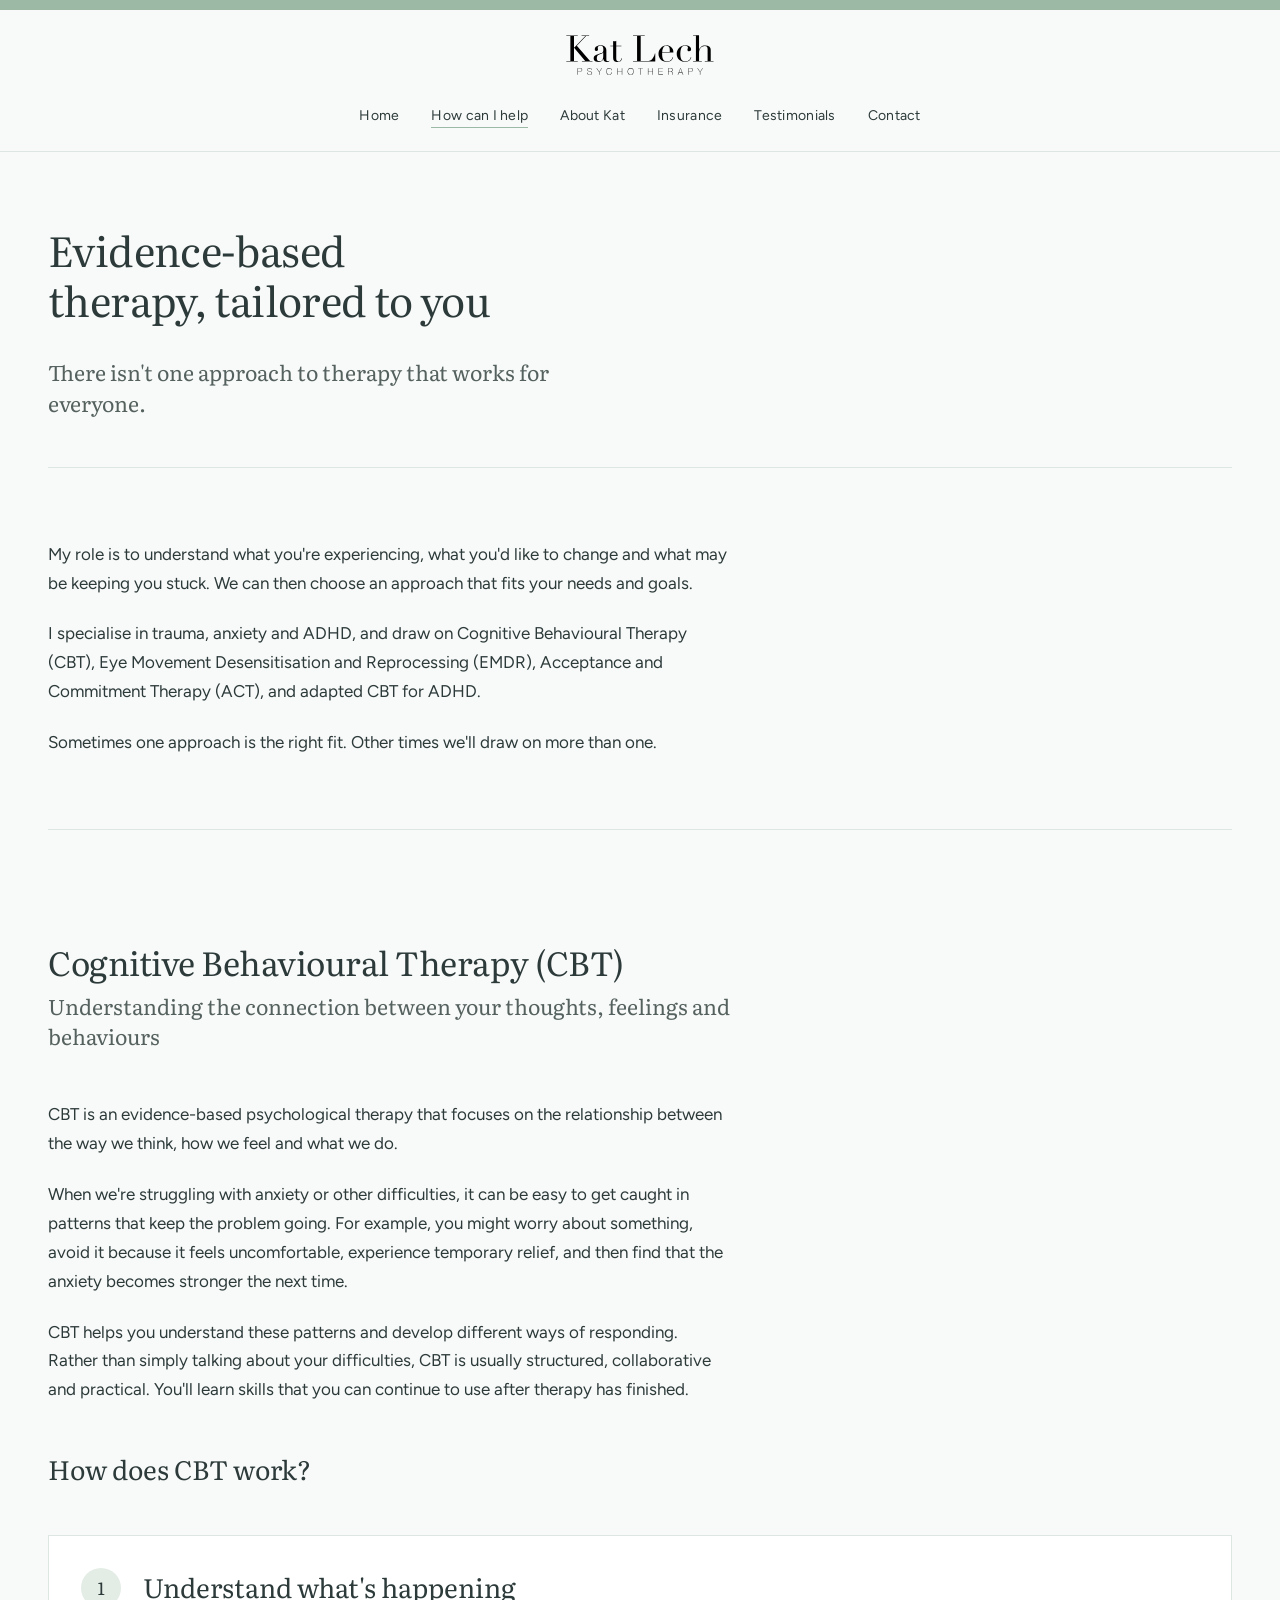
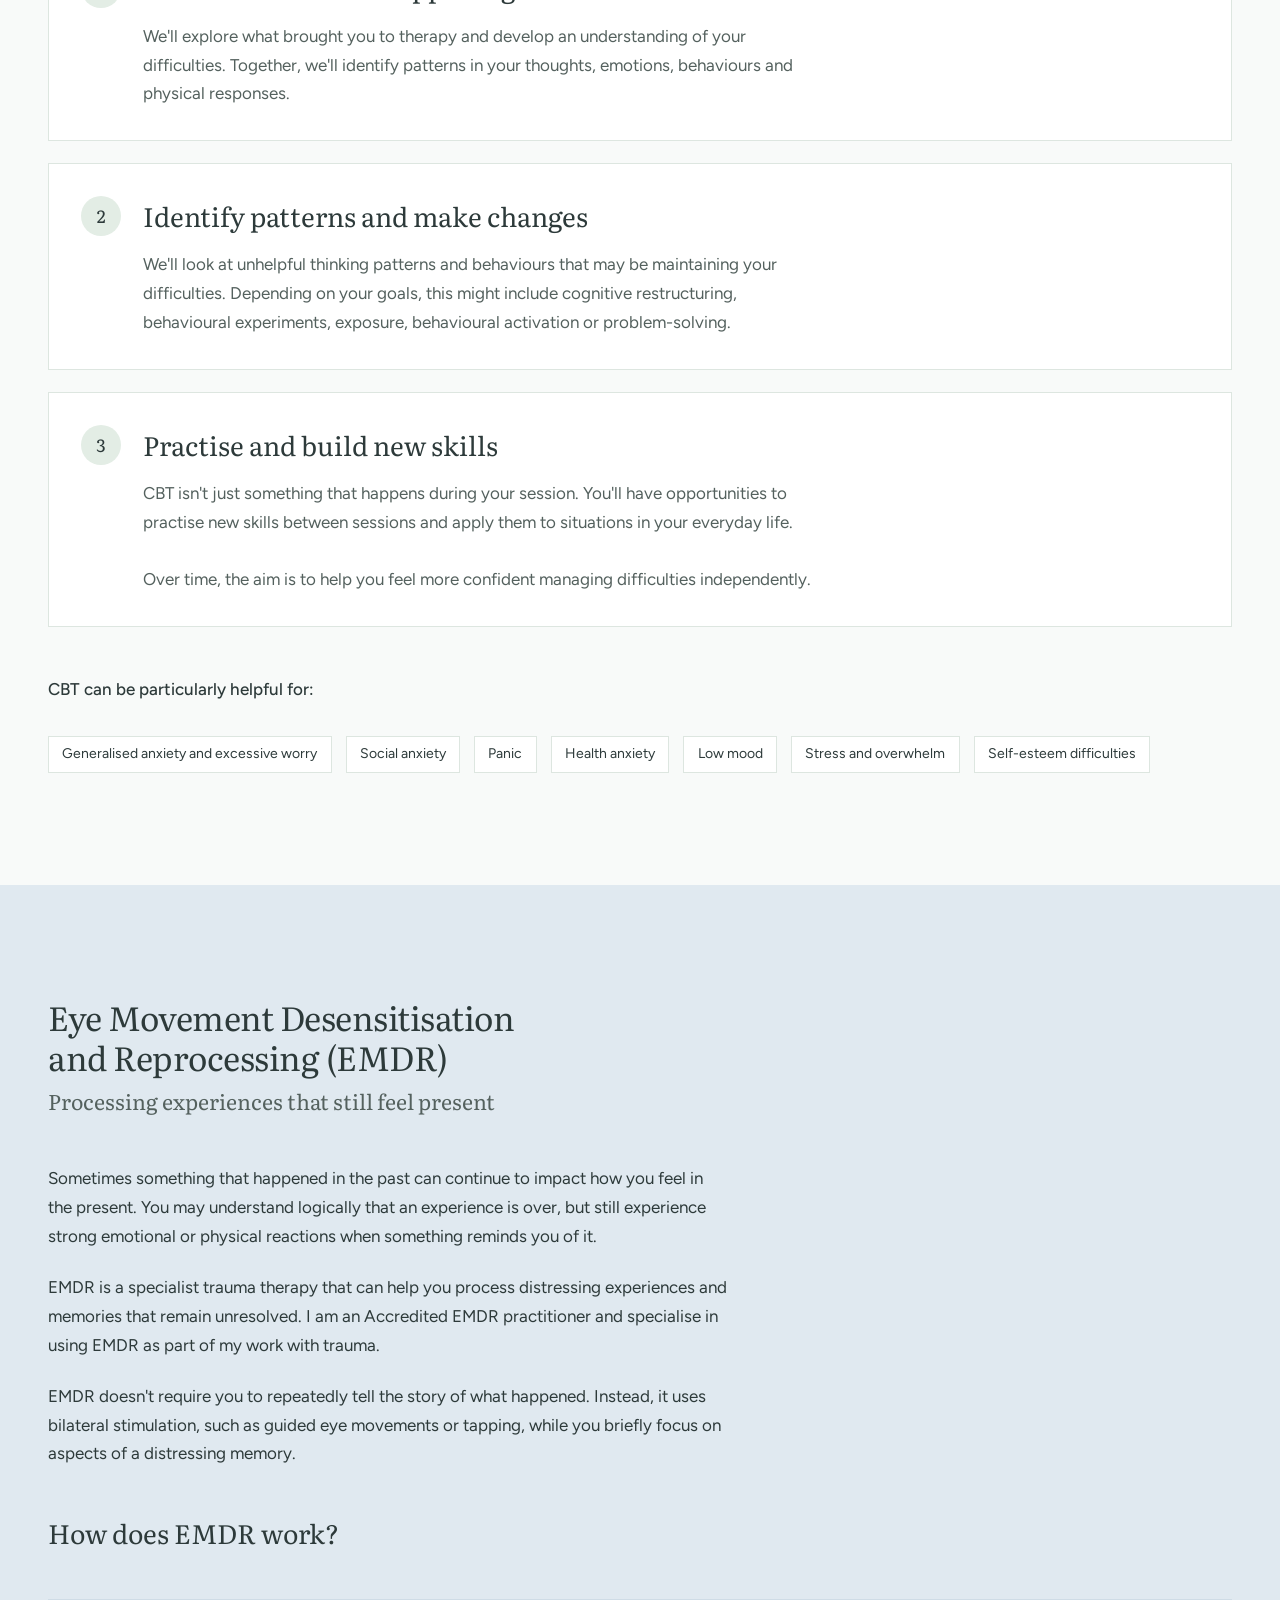
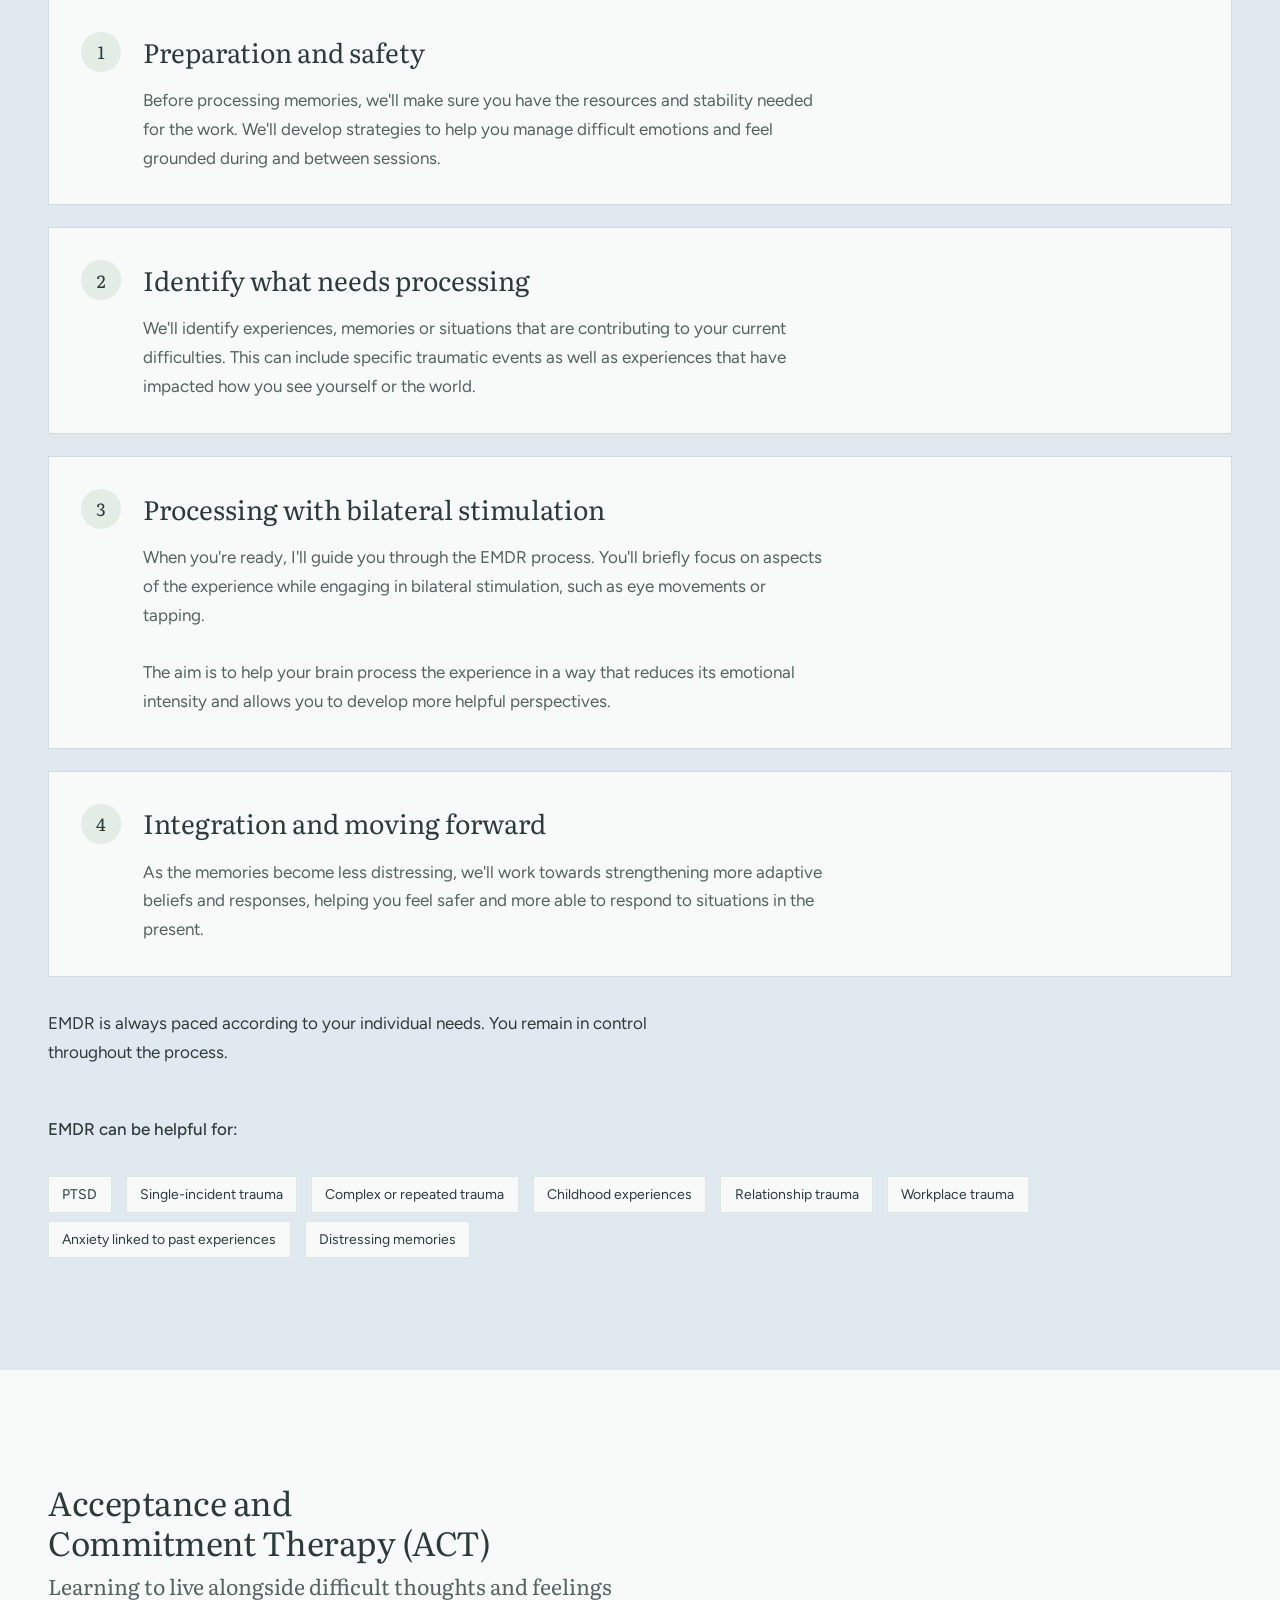
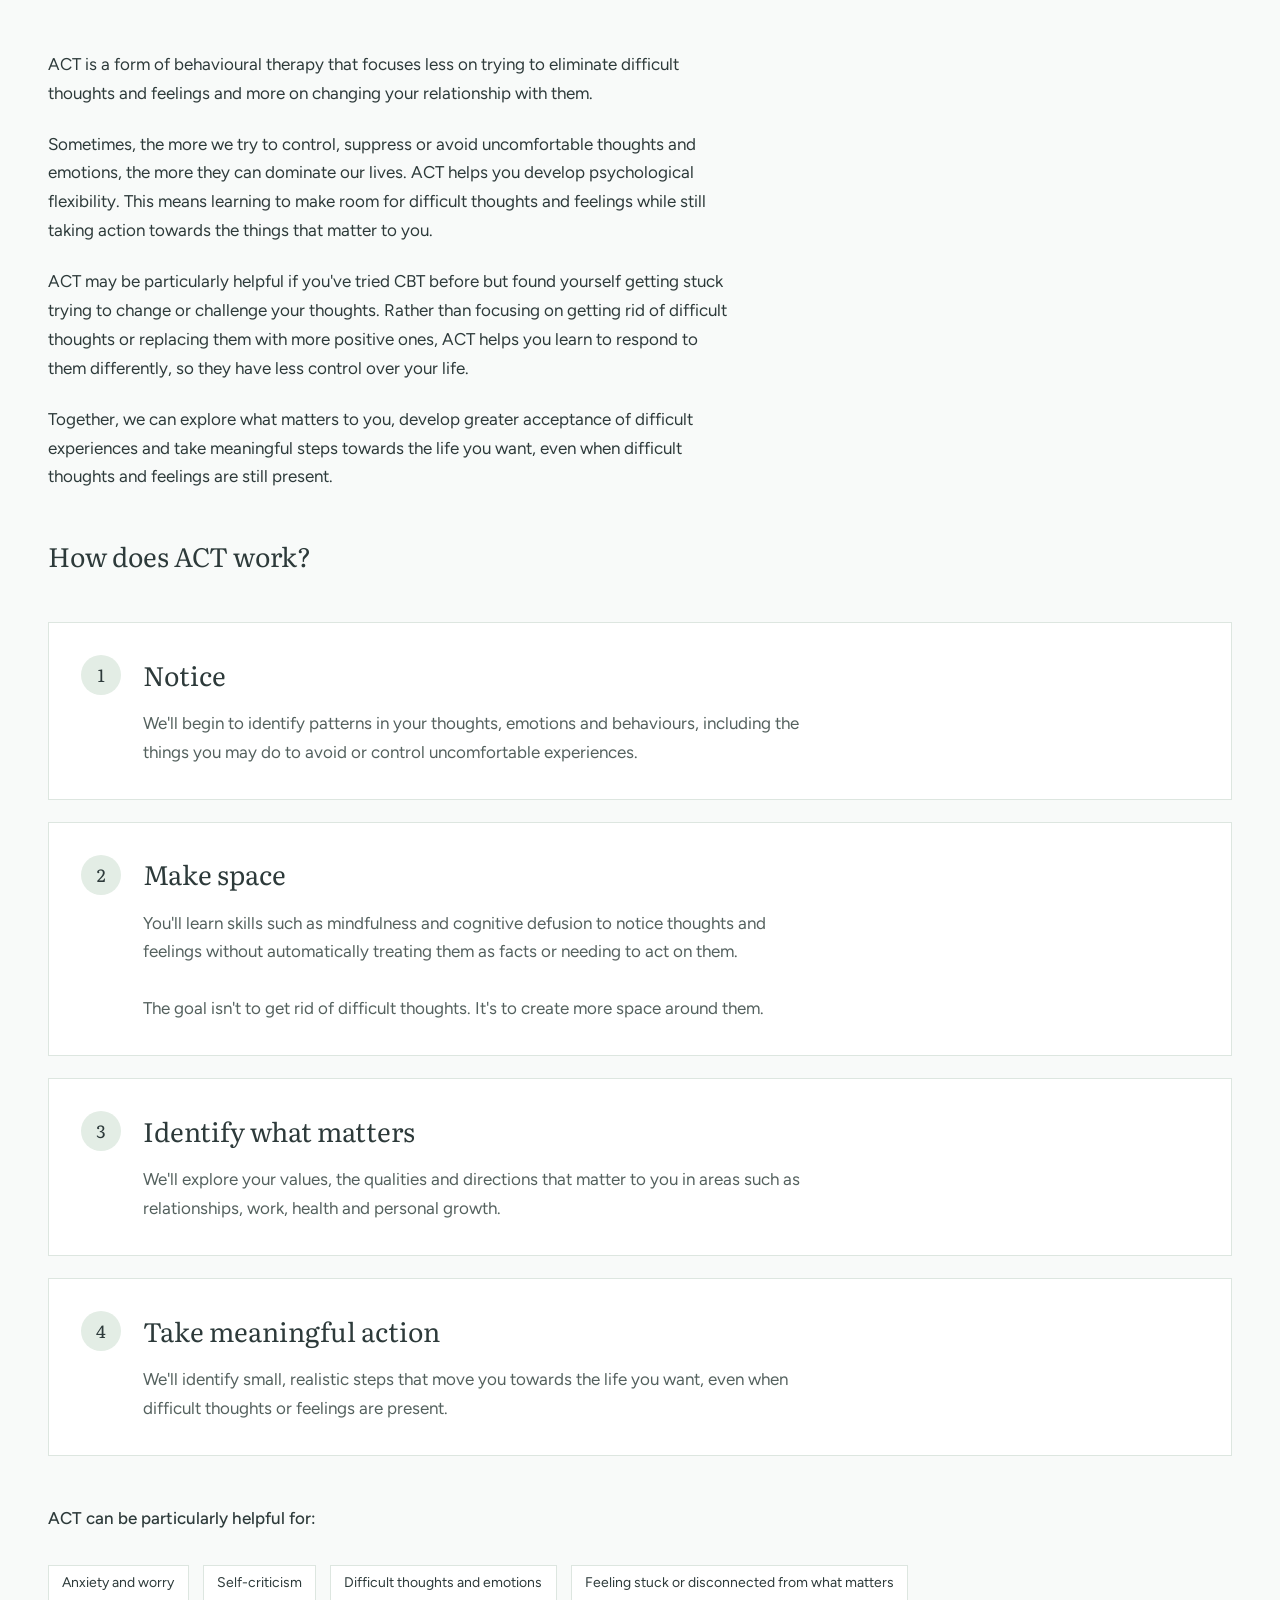
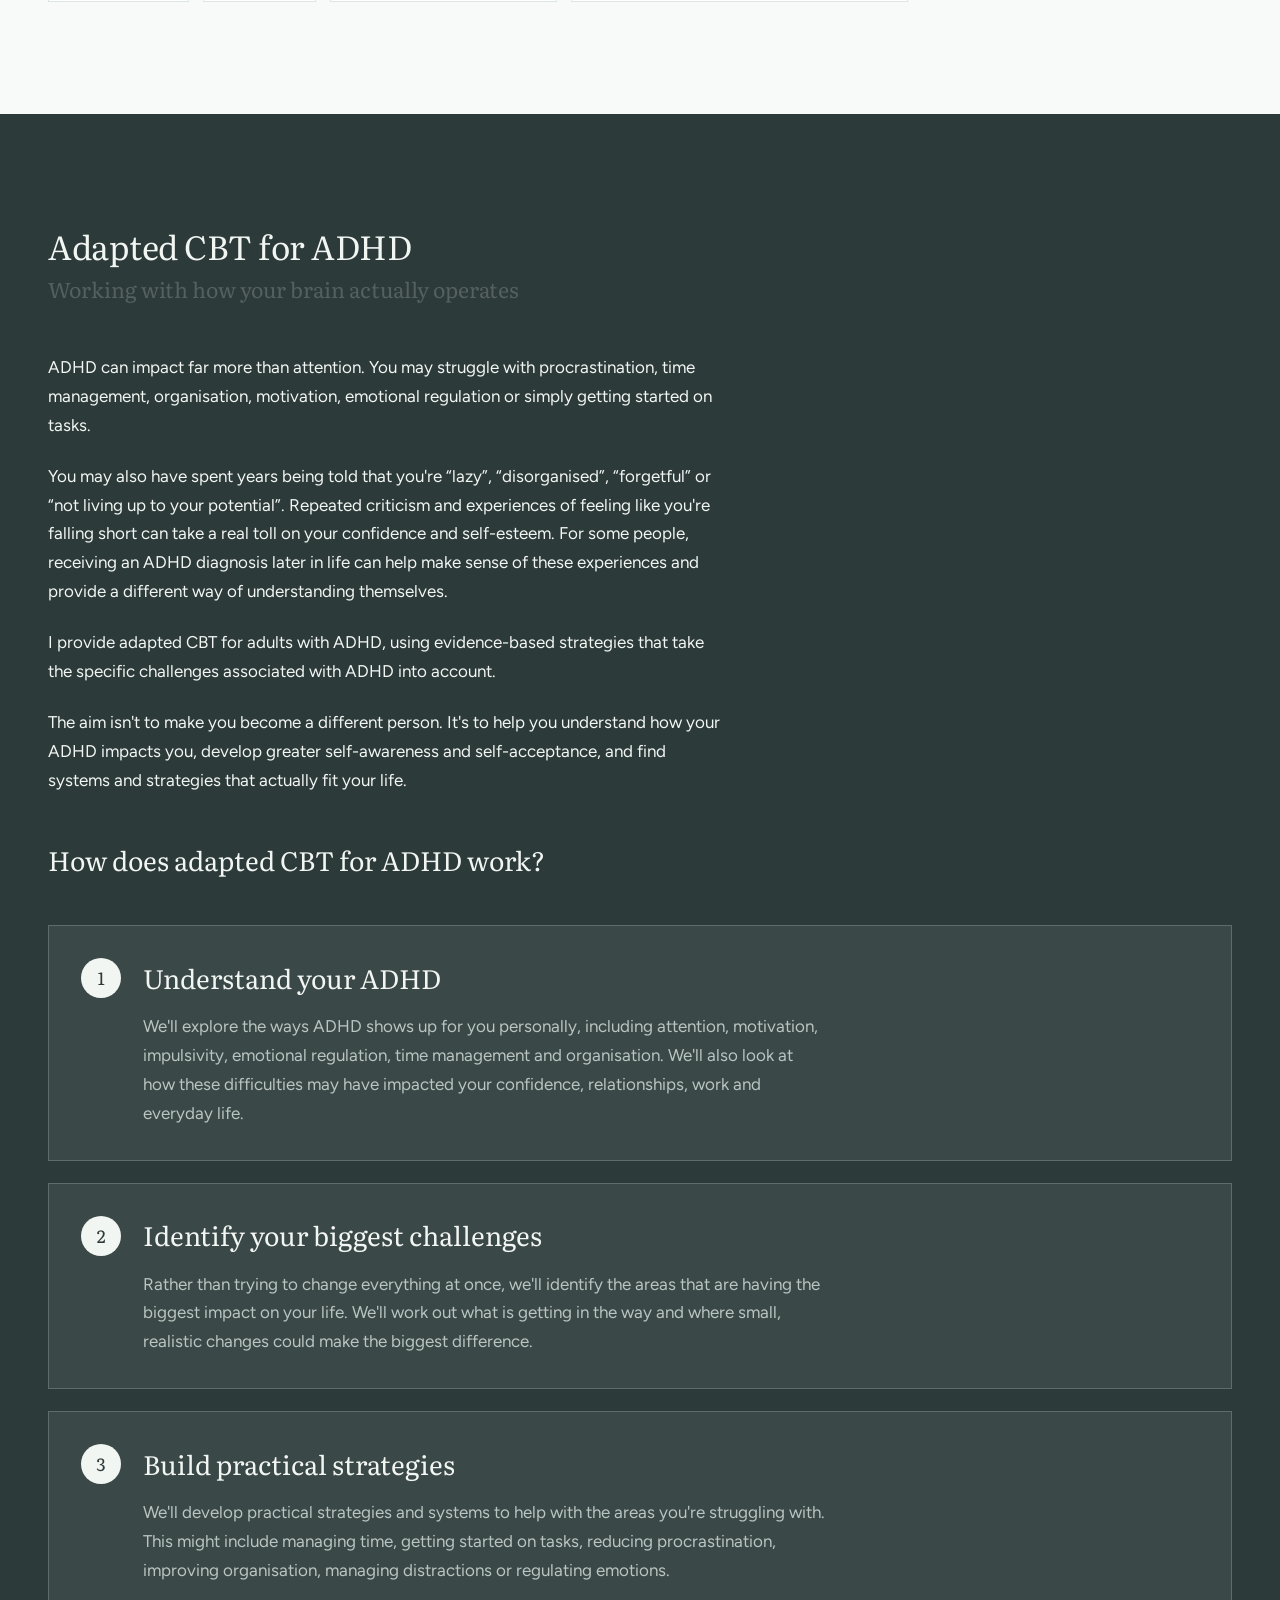
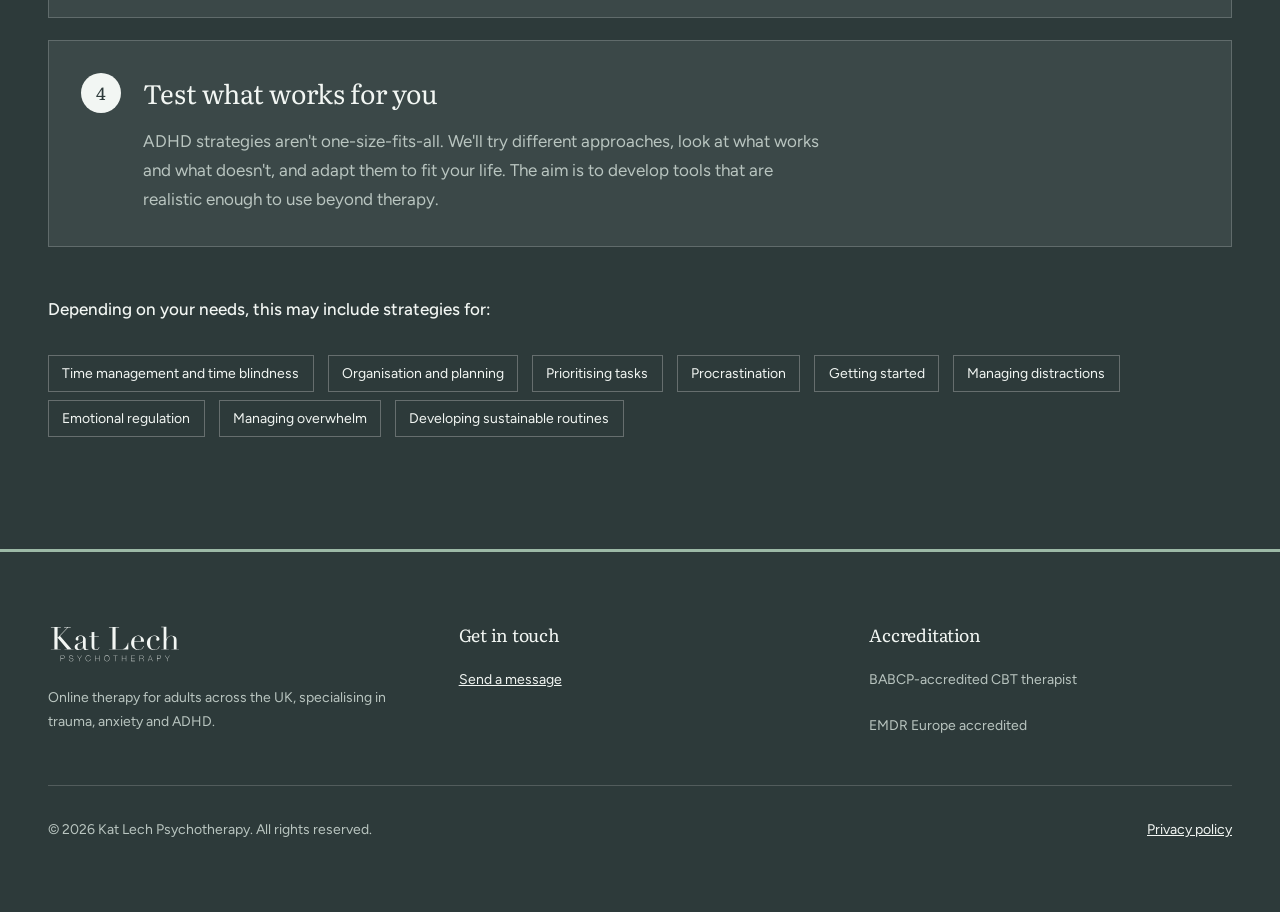
<file: how-can-i-help.html>
<!DOCTYPE html>
<html lang="en-GB">
<head>
<meta charset="utf-8">
<meta name="viewport" content="width=device-width, initial-scale=1">
<title>CBT, EMDR and ACT Therapy Online | Kat Lech Psychotherapy</title>
<meta name="description" content="CBT, EMDR, ACT and adapted CBT for ADHD, explained step by step. Evidence-based therapy delivered online across the UK by an accredited therapist.">
<link rel="canonical" href="https://katlech.co.uk/how-can-i-help">
<meta property="og:site_name" content="Kat Lech Psychotherapy">
<meta property="og:title" content="How can I help: CBT, EMDR, ACT and adapted CBT for ADHD">
<meta property="og:description" content="What each therapy involves and how the work is structured, explained step by step.">
<meta property="og:url" content="https://katlech.co.uk/how-can-i-help">
<meta property="og:type" content="website">
<meta property="og:locale" content="en_GB">
<meta property="og:image" content="https://katlech.co.uk/assets/img/og-image.jpg">
<meta property="og:image:width" content="1200">
<meta property="og:image:height" content="630">
<meta property="og:image:alt" content="Kat Lech on a beach with her two dogs">
<meta name="twitter:card" content="summary_large_image">
<link rel="icon" href="assets/img/favicon.ico" sizes="any">
<link rel="icon" href="assets/img/favicon-32.png" type="image/png" sizes="32x32">
<link rel="apple-touch-icon" href="assets/img/apple-touch-icon.png">
<meta name="theme-color" content="#f8faf9">
<link rel="preconnect" href="https://fonts.googleapis.com">
<link rel="preconnect" href="https://fonts.gstatic.com" crossorigin>
<link href="https://fonts.googleapis.com/css2?family=Literata:opsz,wght@7..72,400..600&family=Figtree:wght@400..600&display=swap" rel="stylesheet">
<link rel="stylesheet" href="assets/css/site.css?v=2026-09-07c">
</head>
<body>

<a class="skip-link" href="#main">Skip to content</a>

<div class="topstrip"></div>

<header class="masthead">
  <div class="shell masthead-inner">
    <a class="wordmark" href="/">
      <img src="assets/img/kat-lech-psychotherapy-logo.svg" width="846" height="253"
           alt="Kat Lech Psychotherapy">
    </a>

    <button class="nav-toggle" type="button" aria-expanded="false" aria-controls="primary-nav">
      Menu
    </button>

    <nav class="nav" id="primary-nav" aria-label="Primary">
      <ul class="nav-list">
        <li><a href="/">Home</a></li>
        <li><a href="/how-can-i-help" aria-current="page">How can I help</a></li>
        <li><a href="/about">About Kat</a></li>
        <li><a href="/insurance">Insurance</a></li>
        <li><a href="/testimonials">Testimonials</a></li>
        <li><a href="/contact">Contact</a></li>
      </ul>
    </nav>
  </div>
</header>

<main id="main">

  <section class="shell page-head">
    <h1>Evidence-based therapy, tailored to you</h1>
    <p class="lead">There isn't one approach to therapy that works for everyone.</p>
  </section>

  <section class="shell section-tight section-divided">
    <div class="prose" style="max-width: var(--measure)">
      <p>My role is to understand what you're experiencing, what you'd like to change and what may be keeping you stuck. We can then choose an approach that fits your needs and goals.</p>
      <p>I specialise in trauma, anxiety and ADHD, and draw on Cognitive Behavioural Therapy (CBT), Eye Movement Desensitisation and Reprocessing (EMDR), Acceptance and Commitment Therapy (ACT), and adapted CBT for ADHD.</p>
      <p>Sometimes one approach is the right fit. Other times we'll draw on more than one.</p>
    </div>
  </section>

  <!-- CBT -->
  <section class="shell therapy" id="cbt">
    <div class="therapy-head">
      <h2>Cognitive Behavioural Therapy (CBT)</h2>
      <p class="kicker">Understanding the connection between your thoughts, feelings and behaviours</p>
    </div>

    <div class="prose" style="max-width: var(--measure)">
      <p>CBT is an evidence-based psychological therapy that focuses on the relationship between the way we think, how we feel and what we do.</p>
      <p>When we're struggling with anxiety or other difficulties, it can be easy to get caught in patterns that keep the problem going. For example, you might worry about something, avoid it because it feels uncomfortable, experience temporary relief, and then find that the anxiety becomes stronger the next time.</p>
      <p>CBT helps you understand these patterns and develop different ways of responding. Rather than simply talking about your difficulties, CBT is usually structured, collaborative and practical. You'll learn skills that you can continue to use after therapy has finished.</p>
    </div>

    <h3 style="margin-top: var(--space-l)">How does CBT work?</h3>
        <ol class="steps">
          <li class="step">
            <h4>Understand what's happening</h4>
            <p>We'll explore what brought you to therapy and develop an understanding of your difficulties. Together, we'll identify patterns in your thoughts, emotions, behaviours and physical responses.</p>
          </li>
          <li class="step">
            <h4>Identify patterns and make changes</h4>
            <p>We'll look at unhelpful thinking patterns and behaviours that may be maintaining your difficulties. Depending on your goals, this might include cognitive restructuring, behavioural experiments, exposure, behavioural activation or problem-solving.</p>
          </li>
          <li class="step">
            <h4>Practise and build new skills</h4>
            <p>CBT isn't just something that happens during your session. You'll have opportunities to practise new skills between sessions and apply them to situations in your everyday life.</p><p>Over time, the aim is to help you feel more confident managing difficulties independently.</p>
          </li>
        </ol>
        <p class="tag-heading">CBT can be particularly helpful for:</p>
        <ul class="taglist">
          <li>Generalised anxiety and excessive worry</li>
          <li>Social anxiety</li>
          <li>Panic</li>
          <li>Health anxiety</li>
          <li>Low mood</li>
          <li>Stress and overwhelm</li>
          <li>Self-esteem difficulties</li>
        </ul>
  </section>

  <section class="section band-sky" id="emdr">
    <div class="shell therapy" style="padding-block: 0">
      <div class="therapy-head">
        <h2>Eye Movement Desensitisation and Reprocessing (EMDR)</h2>
        <p class="kicker">Processing experiences that still feel present</p>
      </div>

      <div class="prose" style="max-width: var(--measure)">
        <p>Sometimes something that happened in the past can continue to impact how you feel in the present. You may understand logically that an experience is over, but still experience strong emotional or physical reactions when something reminds you of it.</p>
        <p>EMDR is a specialist trauma therapy that can help you process distressing experiences and memories that remain unresolved. I am an Accredited EMDR practitioner and specialise in using EMDR as part of my work with trauma.</p>
        <p>EMDR doesn't require you to repeatedly tell the story of what happened. Instead, it uses bilateral stimulation, such as guided eye movements or tapping, while you briefly focus on aspects of a distressing memory.</p>
      </div>

      <h3 style="margin-top: var(--space-l)">How does EMDR work?</h3>
        <ol class="steps">
          <li class="step">
            <h4>Preparation and safety</h4>
            <p>Before processing memories, we'll make sure you have the resources and stability needed for the work. We'll develop strategies to help you manage difficult emotions and feel grounded during and between sessions.</p>
          </li>
          <li class="step">
            <h4>Identify what needs processing</h4>
            <p>We'll identify experiences, memories or situations that are contributing to your current difficulties. This can include specific traumatic events as well as experiences that have impacted how you see yourself or the world.</p>
          </li>
          <li class="step">
            <h4>Processing with bilateral stimulation</h4>
            <p>When you're ready, I'll guide you through the EMDR process. You'll briefly focus on aspects of the experience while engaging in bilateral stimulation, such as eye movements or tapping.</p><p>The aim is to help your brain process the experience in a way that reduces its emotional intensity and allows you to develop more helpful perspectives.</p>
          </li>
          <li class="step">
            <h4>Integration and moving forward</h4>
            <p>As the memories become less distressing, we'll work towards strengthening more adaptive beliefs and responses, helping you feel safer and more able to respond to situations in the present.</p>
          </li>
        </ol>
      <p style="margin-top: var(--space-m)">EMDR is always paced according to your individual needs. You remain in control throughout the process.</p>
        <p class="tag-heading">EMDR can be helpful for:</p>
        <ul class="taglist">
          <li>PTSD</li>
          <li>Single-incident trauma</li>
          <li>Complex or repeated trauma</li>
          <li>Childhood experiences</li>
          <li>Relationship trauma</li>
          <li>Workplace trauma</li>
          <li>Anxiety linked to past experiences</li>
          <li>Distressing memories</li>
        </ul>
    </div>
  </section>

  <section class="shell therapy" id="act">
    <div class="therapy-head">
      <h2>Acceptance and Commitment Therapy (ACT)</h2>
      <p class="kicker">Learning to live alongside difficult thoughts and feelings</p>
    </div>

    <div class="prose" style="max-width: var(--measure)">
      <p>ACT is a form of behavioural therapy that focuses less on trying to eliminate difficult thoughts and feelings and more on changing your relationship with them.</p>
      <p>Sometimes, the more we try to control, suppress or avoid uncomfortable thoughts and emotions, the more they can dominate our lives. ACT helps you develop psychological flexibility. This means learning to make room for difficult thoughts and feelings while still taking action towards the things that matter to you.</p>
      <p>ACT may be particularly helpful if you've tried CBT before but found yourself getting stuck trying to change or challenge your thoughts. Rather than focusing on getting rid of difficult thoughts or replacing them with more positive ones, ACT helps you learn to respond to them differently, so they have less control over your life.</p>
      <p>Together, we can explore what matters to you, develop greater acceptance of difficult experiences and take meaningful steps towards the life you want, even when difficult thoughts and feelings are still present.</p>
    </div>

    <h3 style="margin-top: var(--space-l)">How does ACT work?</h3>
        <ol class="steps">
          <li class="step">
            <h4>Notice</h4>
            <p>We'll begin to identify patterns in your thoughts, emotions and behaviours, including the things you may do to avoid or control uncomfortable experiences.</p>
          </li>
          <li class="step">
            <h4>Make space</h4>
            <p>You'll learn skills such as mindfulness and cognitive defusion to notice thoughts and feelings without automatically treating them as facts or needing to act on them.</p><p>The goal isn't to get rid of difficult thoughts. It's to create more space around them.</p>
          </li>
          <li class="step">
            <h4>Identify what matters</h4>
            <p>We'll explore your values, the qualities and directions that matter to you in areas such as relationships, work, health and personal growth.</p>
          </li>
          <li class="step">
            <h4>Take meaningful action</h4>
            <p>We'll identify small, realistic steps that move you towards the life you want, even when difficult thoughts or feelings are present.</p>
          </li>
        </ol>
        <p class="tag-heading">ACT can be particularly helpful for:</p>
        <ul class="taglist">
          <li>Anxiety and worry</li>
          <li>Self-criticism</li>
          <li>Difficult thoughts and emotions</li>
          <li>Feeling stuck or disconnected from what matters</li>
        </ul>
  </section>

  <section class="section band-ink" id="adhd">
    <div class="shell therapy" style="padding-block: 0">
      <div class="therapy-head">
        <h2>Adapted CBT for ADHD</h2>
        <p class="kicker">Working with how your brain actually operates</p>
      </div>

      <div class="prose" style="max-width: var(--measure)">
        <p>ADHD can impact far more than attention. You may struggle with procrastination, time management, organisation, motivation, emotional regulation or simply getting started on tasks.</p>
        <p>You may also have spent years being told that you're &ldquo;lazy&rdquo;, &ldquo;disorganised&rdquo;, &ldquo;forgetful&rdquo; or &ldquo;not living up to your potential&rdquo;. Repeated criticism and experiences of feeling like you're falling short can take a real toll on your confidence and self-esteem. For some people, receiving an ADHD diagnosis later in life can help make sense of these experiences and provide a different way of understanding themselves.</p>
        <p>I provide adapted CBT for adults with ADHD, using evidence-based strategies that take the specific challenges associated with ADHD into account.</p>
        <p>The aim isn't to make you become a different person. It's to help you understand how your ADHD impacts you, develop greater self-awareness and self-acceptance, and find systems and strategies that actually fit your life.</p>
      </div>

      <h3 style="margin-top: var(--space-l)">How does adapted CBT for ADHD work?</h3>
        <ol class="steps">
          <li class="step">
            <h4>Understand your ADHD</h4>
            <p>We'll explore the ways ADHD shows up for you personally, including attention, motivation, impulsivity, emotional regulation, time management and organisation. We'll also look at how these difficulties may have impacted your confidence, relationships, work and everyday life.</p>
          </li>
          <li class="step">
            <h4>Identify your biggest challenges</h4>
            <p>Rather than trying to change everything at once, we'll identify the areas that are having the biggest impact on your life. We'll work out what is getting in the way and where small, realistic changes could make the biggest difference.</p>
          </li>
          <li class="step">
            <h4>Build practical strategies</h4>
            <p>We'll develop practical strategies and systems to help with the areas you're struggling with. This might include managing time, getting started on tasks, reducing procrastination, improving organisation, managing distractions or regulating emotions.</p>
          </li>
          <li class="step">
            <h4>Test what works for you</h4>
            <p>ADHD strategies aren't one-size-fits-all. We'll try different approaches, look at what works and what doesn't, and adapt them to fit your life. The aim is to develop tools that are realistic enough to use beyond therapy.</p>
          </li>
        </ol>
      <p class="tag-heading">Depending on your needs, this may include strategies for:</p>
      <ul class="taglist">
        <li>Time management and time blindness</li>
        <li>Organisation and planning</li>
        <li>Prioritising tasks</li>
        <li>Procrastination</li>
        <li>Getting started</li>
        <li>Managing distractions</li>
        <li>Emotional regulation</li>
        <li>Managing overwhelm</li>
        <li>Developing sustainable routines</li>
      </ul>


    </div>
  </section>

</main>

<footer class="site-footer">
  <div class="shell">
    <div class="footer-grid">
      <div>
        <a class="footer-wordmark" href="/">
          <img src="assets/img/kat-lech-psychotherapy-logo-white.svg" width="846" height="253"
               alt="Kat Lech Psychotherapy">
        </a>
        <p>Online therapy for adults across the UK, specialising in trauma, anxiety and ADHD.</p>
      </div>

      <div>
        <h2>Get in touch</h2>
        <ul>
          <li><a href="/contact">Send a message</a></li>
        </ul>
      </div>

      <div>
        <h2>Accreditation</h2>
        <ul>
          <li>BABCP-accredited CBT therapist</li>
          <li>EMDR Europe accredited</li>
        </ul>
      </div>
    </div>

    <div class="footer-base">
      <p>&copy; <span data-year>2026</span> Kat Lech Psychotherapy. All rights reserved.</p>
      <p><a href="/privacy">Privacy policy</a></p>
    </div>
  </div>
</footer>

<script src="assets/js/site.js?v=2026-09-07c" defer></script>
</body>
</html>
</file>
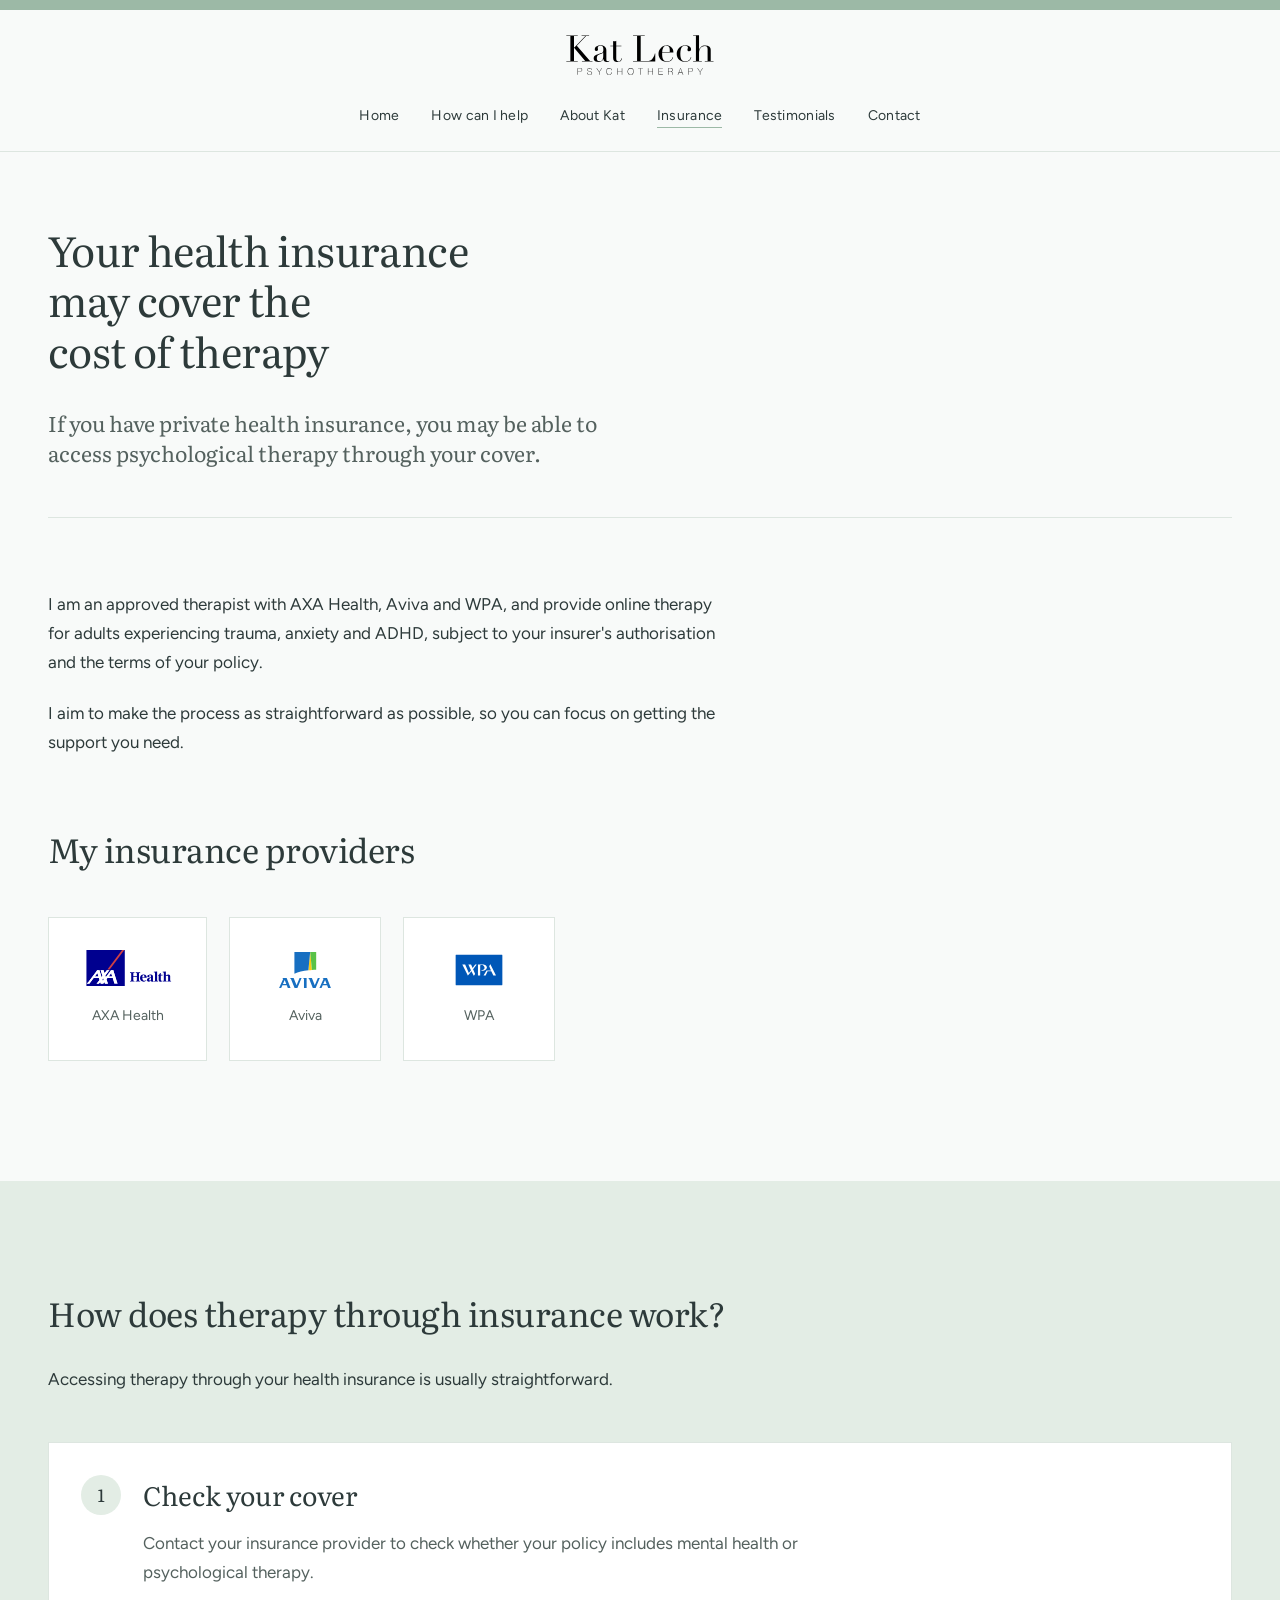
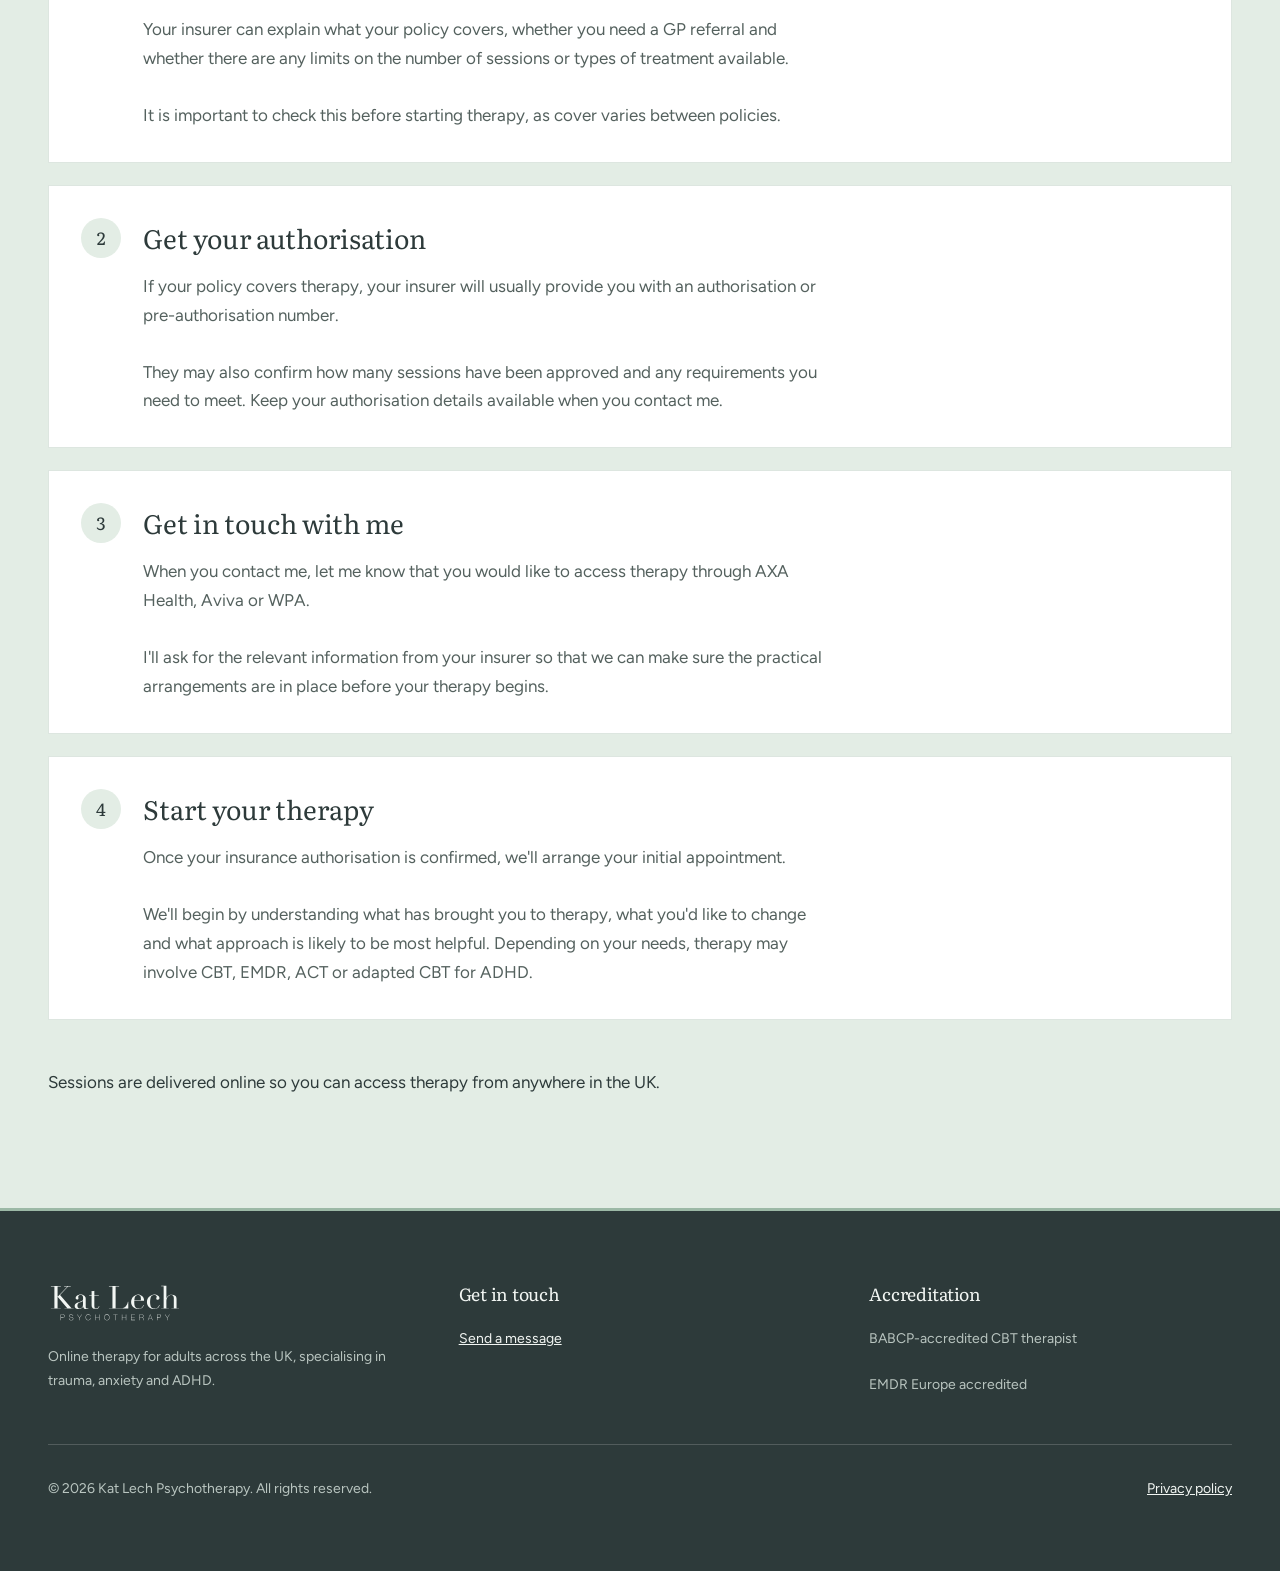
<file: insurance.html>
<!DOCTYPE html>
<html lang="en-GB">
<head>
<meta charset="utf-8">
<meta name="viewport" content="width=device-width, initial-scale=1">
<title>Therapy Through Health Insurance | Kat Lech Psychotherapy</title>
<meta name="description" content="An approved provider with AXA Health, Aviva and WPA. How to use your private health insurance for online CBT or EMDR therapy, anywhere in the UK.">
<link rel="canonical" href="https://katlech.co.uk/insurance">
<meta property="og:site_name" content="Kat Lech Psychotherapy">
<meta property="og:title" content="Therapy through your private health insurance">
<meta property="og:description" content="Approved with AXA Health, Aviva and WPA. How to check your cover and get authorisation.">
<meta property="og:url" content="https://katlech.co.uk/insurance">
<meta property="og:type" content="website">
<meta property="og:locale" content="en_GB">
<meta property="og:image" content="https://katlech.co.uk/assets/img/og-image.jpg">
<meta property="og:image:width" content="1200">
<meta property="og:image:height" content="630">
<meta property="og:image:alt" content="Kat Lech on a beach with her two dogs">
<meta name="twitter:card" content="summary_large_image">
<link rel="icon" href="assets/img/favicon.ico" sizes="any">
<link rel="icon" href="assets/img/favicon-32.png" type="image/png" sizes="32x32">
<link rel="apple-touch-icon" href="assets/img/apple-touch-icon.png">
<meta name="theme-color" content="#f8faf9">
<link rel="preconnect" href="https://fonts.googleapis.com">
<link rel="preconnect" href="https://fonts.gstatic.com" crossorigin>
<link href="https://fonts.googleapis.com/css2?family=Literata:opsz,wght@7..72,400..600&family=Figtree:wght@400..600&display=swap" rel="stylesheet">
<link rel="stylesheet" href="assets/css/site.css?v=2026-09-07c">
</head>
<body>

<a class="skip-link" href="#main">Skip to content</a>

<div class="topstrip"></div>

<header class="masthead">
  <div class="shell masthead-inner">
    <a class="wordmark" href="/">
      <img src="assets/img/kat-lech-psychotherapy-logo.svg" width="846" height="253"
           alt="Kat Lech Psychotherapy">
    </a>

    <button class="nav-toggle" type="button" aria-expanded="false" aria-controls="primary-nav">
      Menu
    </button>

    <nav class="nav" id="primary-nav" aria-label="Primary">
      <ul class="nav-list">
        <li><a href="/">Home</a></li>
        <li><a href="/how-can-i-help">How can I help</a></li>
        <li><a href="/about">About Kat</a></li>
        <li><a href="/insurance" aria-current="page">Insurance</a></li>
        <li><a href="/testimonials">Testimonials</a></li>
        <li><a href="/contact">Contact</a></li>
      </ul>
    </nav>
  </div>
</header>

<main id="main">

  <section class="shell page-head">
    <h1>Your health insurance may cover the cost of therapy</h1>
    <p class="lead">If you have private health insurance, you may be able to access psychological therapy through your cover.</p>
  </section>

  <section class="shell section-tight">
    <div class="prose" style="max-width: var(--measure)">
      <p>I am an approved therapist with AXA Health, Aviva and WPA, and provide online therapy for adults experiencing trauma, anxiety and ADHD, subject to your insurer's authorisation and the terms of your policy.</p>
      <p>I aim to make the process as straightforward as possible, so you can focus on getting the support you need.</p>
    </div>

    <h2 style="margin-top: var(--space-xl)">My insurance providers</h2>
    <ul class="insurers">
      <li>
        <img src="assets/img/axa-health.svg" width="160" height="72" alt="" loading="lazy">
        <span>AXA Health</span>
      </li>
      <li>
        <img src="assets/img/aviva.svg" width="957" height="688" alt="" loading="lazy">
        <span>Aviva</span>
      </li>
      <li>
        <img src="assets/img/wpa.svg" width="96" height="72" alt="" loading="lazy">
        <span>WPA</span>
      </li>
    </ul>
  </section>

  <section class="section band-sage">
    <div class="shell">
      <h2>How does therapy through insurance work?</h2>
      <p>Accessing therapy through your health insurance is usually straightforward.</p>
        <ol class="steps">
          <li class="step">
            <h4>Check your cover</h4>
            <p>Contact your insurance provider to check whether your policy includes mental health or psychological therapy.</p><p>Your insurer can explain what your policy covers, whether you need a GP referral and whether there are any limits on the number of sessions or types of treatment available.</p><p>It is important to check this before starting therapy, as cover varies between policies.</p>
          </li>
          <li class="step">
            <h4>Get your authorisation</h4>
            <p>If your policy covers therapy, your insurer will usually provide you with an authorisation or pre-authorisation number.</p><p>They may also confirm how many sessions have been approved and any requirements you need to meet. Keep your authorisation details available when you contact me.</p>
          </li>
          <li class="step">
            <h4>Get in touch with me</h4>
            <p>When you contact me, let me know that you would like to access therapy through AXA Health, Aviva or WPA.</p><p>I'll ask for the relevant information from your insurer so that we can make sure the practical arrangements are in place before your therapy begins.</p>
          </li>
          <li class="step">
            <h4>Start your therapy</h4>
            <p>Once your insurance authorisation is confirmed, we'll arrange your initial appointment.</p><p>We'll begin by understanding what has brought you to therapy, what you'd like to change and what approach is likely to be most helpful. Depending on your needs, therapy may involve CBT, EMDR, ACT or adapted CBT for ADHD.</p>
          </li>
        </ol>
      <p style="margin-top: var(--space-l)">Sessions are delivered online so you can access therapy from anywhere in the UK.</p>


    </div>
  </section>

</main>

<footer class="site-footer">
  <div class="shell">
    <div class="footer-grid">
      <div>
        <a class="footer-wordmark" href="/">
          <img src="assets/img/kat-lech-psychotherapy-logo-white.svg" width="846" height="253"
               alt="Kat Lech Psychotherapy">
        </a>
        <p>Online therapy for adults across the UK, specialising in trauma, anxiety and ADHD.</p>
      </div>

      <div>
        <h2>Get in touch</h2>
        <ul>
          <li><a href="/contact">Send a message</a></li>
        </ul>
      </div>

      <div>
        <h2>Accreditation</h2>
        <ul>
          <li>BABCP-accredited CBT therapist</li>
          <li>EMDR Europe accredited</li>
        </ul>
      </div>
    </div>

    <div class="footer-base">
      <p>&copy; <span data-year>2026</span> Kat Lech Psychotherapy. All rights reserved.</p>
      <p><a href="/privacy">Privacy policy</a></p>
    </div>
  </div>
</footer>

<script src="assets/js/site.js?v=2026-09-07c" defer></script>
</body>
</html>
</file>
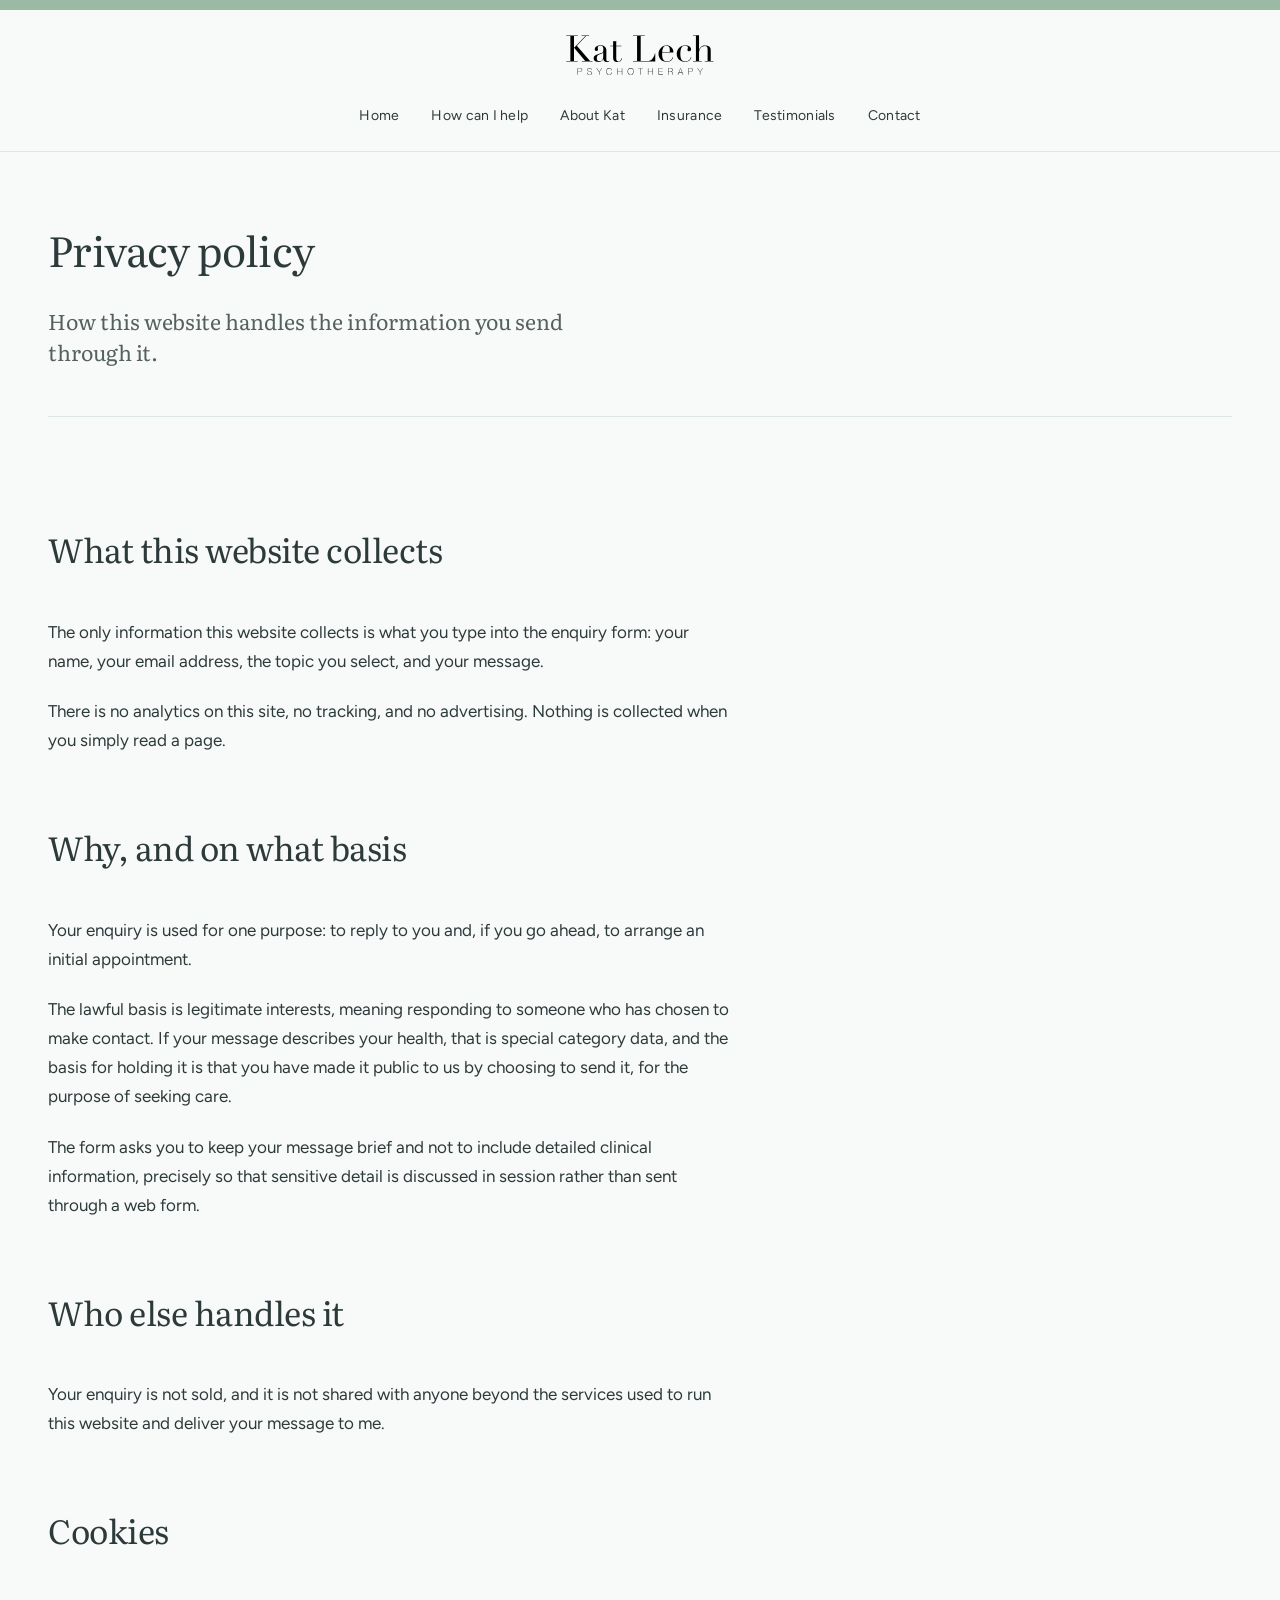
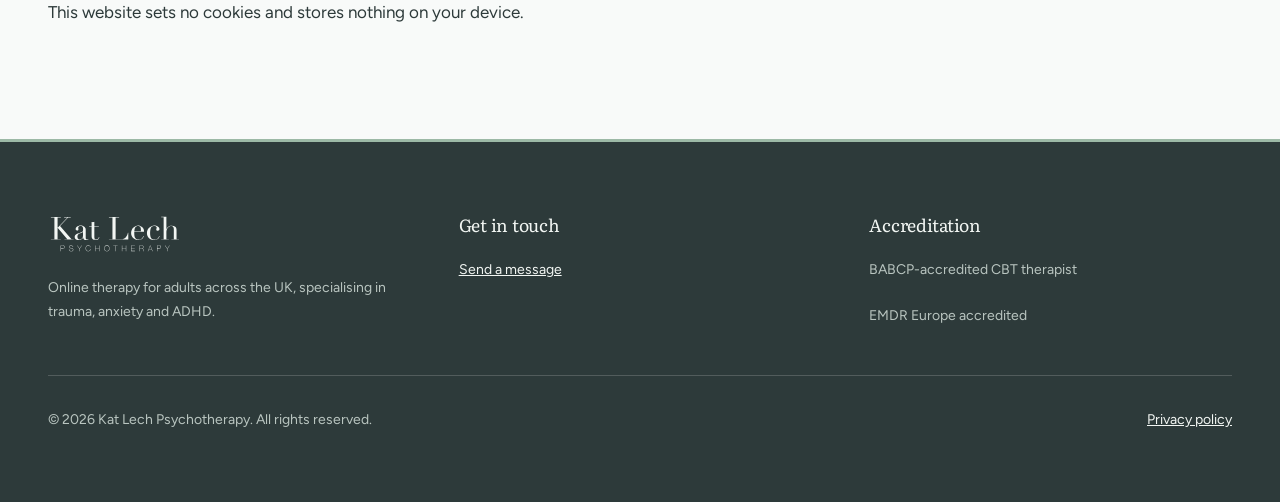
<file: privacy.html>
<!DOCTYPE html>
<html lang="en-GB">
<head>
<meta charset="utf-8">
<meta name="viewport" content="width=device-width, initial-scale=1">
<title>Privacy Policy | Kat Lech Psychotherapy</title>
<meta name="description" content="How Kat Lech Psychotherapy handles the information you send through this website.">
<link rel="canonical" href="https://katlech.co.uk/privacy">
<meta property="og:site_name" content="Kat Lech Psychotherapy">
<meta property="og:title" content="Privacy policy">
<meta property="og:description" content="How the information you send through this website is handled.">
<meta property="og:url" content="https://katlech.co.uk/privacy">
<meta property="og:type" content="website">
<meta property="og:locale" content="en_GB">
<meta property="og:image" content="https://katlech.co.uk/assets/img/og-image.jpg">
<meta property="og:image:width" content="1200">
<meta property="og:image:height" content="630">
<meta property="og:image:alt" content="Kat Lech on a beach with her two dogs">
<meta name="twitter:card" content="summary_large_image">
<link rel="icon" href="assets/img/favicon.ico" sizes="any">
<link rel="icon" href="assets/img/favicon-32.png" type="image/png" sizes="32x32">
<link rel="apple-touch-icon" href="assets/img/apple-touch-icon.png">
<meta name="theme-color" content="#f8faf9">
<link rel="preconnect" href="https://fonts.googleapis.com">
<link rel="preconnect" href="https://fonts.gstatic.com" crossorigin>
<link href="https://fonts.googleapis.com/css2?family=Literata:opsz,wght@7..72,400..600&family=Figtree:wght@400..600&display=swap" rel="stylesheet">
<link rel="stylesheet" href="assets/css/site.css?v=2026-09-07c">
</head>
<body>

<a class="skip-link" href="#main">Skip to content</a>

<div class="topstrip"></div>

<header class="masthead">
  <div class="shell masthead-inner">
    <a class="wordmark" href="/">
      <img src="assets/img/kat-lech-psychotherapy-logo.svg" width="846" height="253"
           alt="Kat Lech Psychotherapy">
    </a>

    <button class="nav-toggle" type="button" aria-expanded="false" aria-controls="primary-nav">
      Menu
    </button>

    <nav class="nav" id="primary-nav" aria-label="Primary">
      <ul class="nav-list">
        <li><a href="/">Home</a></li>
        <li><a href="/how-can-i-help">How can I help</a></li>
        <li><a href="/about">About Kat</a></li>
        <li><a href="/insurance">Insurance</a></li>
        <li><a href="/testimonials">Testimonials</a></li>
        <li><a href="/contact">Contact</a></li>
      </ul>
    </nav>
  </div>
</header>

<main id="main">

  <section class="shell page-head">
    <h1>Privacy policy</h1>
    <p class="lead">How this website handles the information you send through it.</p>
  </section>

  <section class="shell section">
    <div class="prose" style="max-width: var(--measure)">
      <h2 style="margin-top: 0">What this website collects</h2>
      <p>The only information this website collects is what you type into the enquiry form: your name, your email address, the topic you select, and your message.</p>
      <p>There is no analytics on this site, no tracking, and no advertising. Nothing is collected when you simply read a page.</p>

      <h2 style="margin-top: var(--space-xl)">Why, and on what basis</h2>
      <p>Your enquiry is used for one purpose: to reply to you and, if you go ahead, to arrange an initial appointment.</p>
      <p>The lawful basis is legitimate interests, meaning responding to someone who has chosen to make contact. If your message describes your health, that is special category data, and the basis for holding it is that you have made it public to us by choosing to send it, for the purpose of seeking care.</p>
      <p>The form asks you to keep your message brief and not to include detailed clinical information, precisely so that sensitive detail is discussed in session rather than sent through a web form.</p>

      <h2 style="margin-top: var(--space-xl)">Who else handles it</h2>
      <p>Your enquiry is not sold, and it is not shared with anyone beyond the services used to run this website and deliver your message to me.</p>

      <h2 style="margin-top: var(--space-xl)">Cookies</h2>
      <p>This website sets no cookies and stores nothing on your device.</p>
    </div>
  </section>

</main>

<footer class="site-footer">
  <div class="shell">
    <div class="footer-grid">
      <div>
        <a class="footer-wordmark" href="/">
          <img src="assets/img/kat-lech-psychotherapy-logo-white.svg" width="846" height="253"
               alt="Kat Lech Psychotherapy">
        </a>
        <p>Online therapy for adults across the UK, specialising in trauma, anxiety and ADHD.</p>
      </div>

      <div>
        <h2>Get in touch</h2>
        <ul>
          <li><a href="/contact">Send a message</a></li>
        </ul>
      </div>

      <div>
        <h2>Accreditation</h2>
        <ul>
          <li>BABCP-accredited CBT therapist</li>
          <li>EMDR Europe accredited</li>
        </ul>
      </div>
    </div>

    <div class="footer-base">
      <p>&copy; <span data-year>2026</span> Kat Lech Psychotherapy. All rights reserved.</p>
      <p><a href="/privacy">Privacy policy</a></p>
    </div>
  </div>
</footer>

<script src="assets/js/site.js?v=2026-09-07c" defer></script>
</body>
</html>
</file>
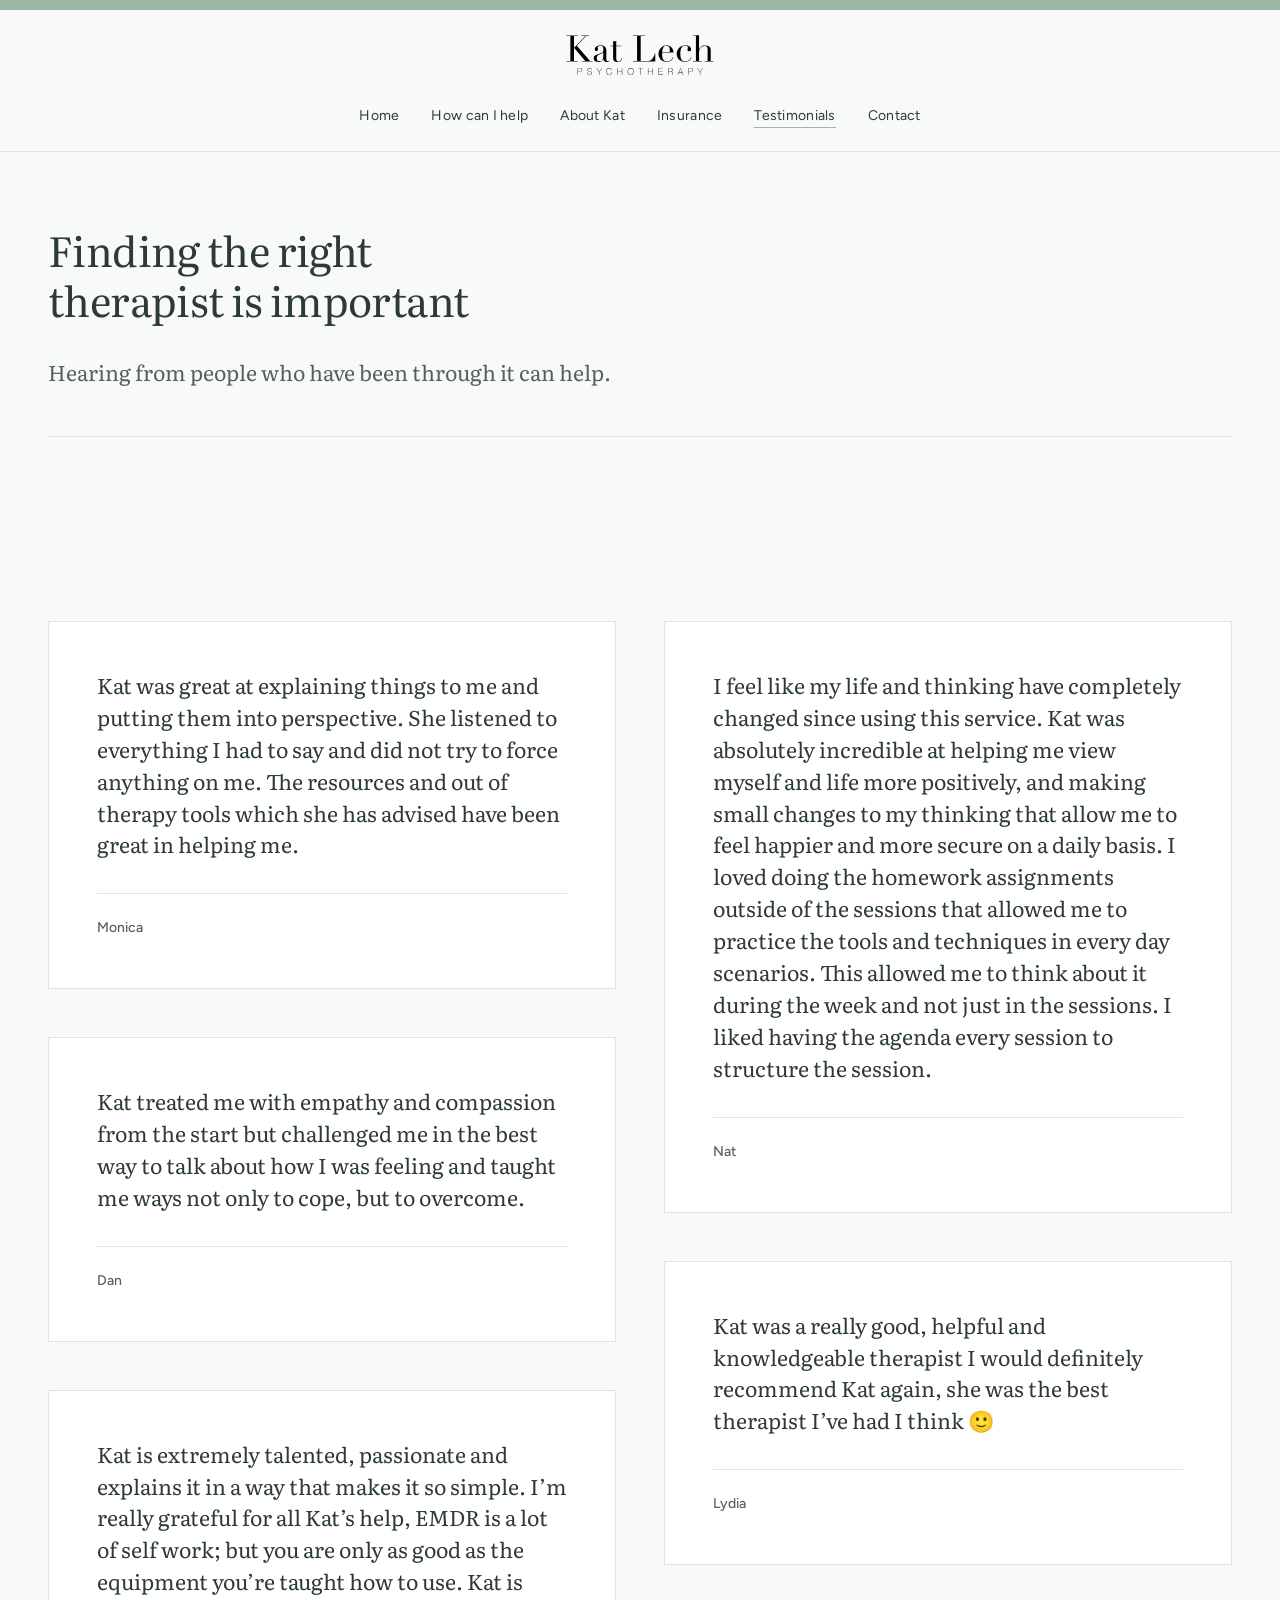
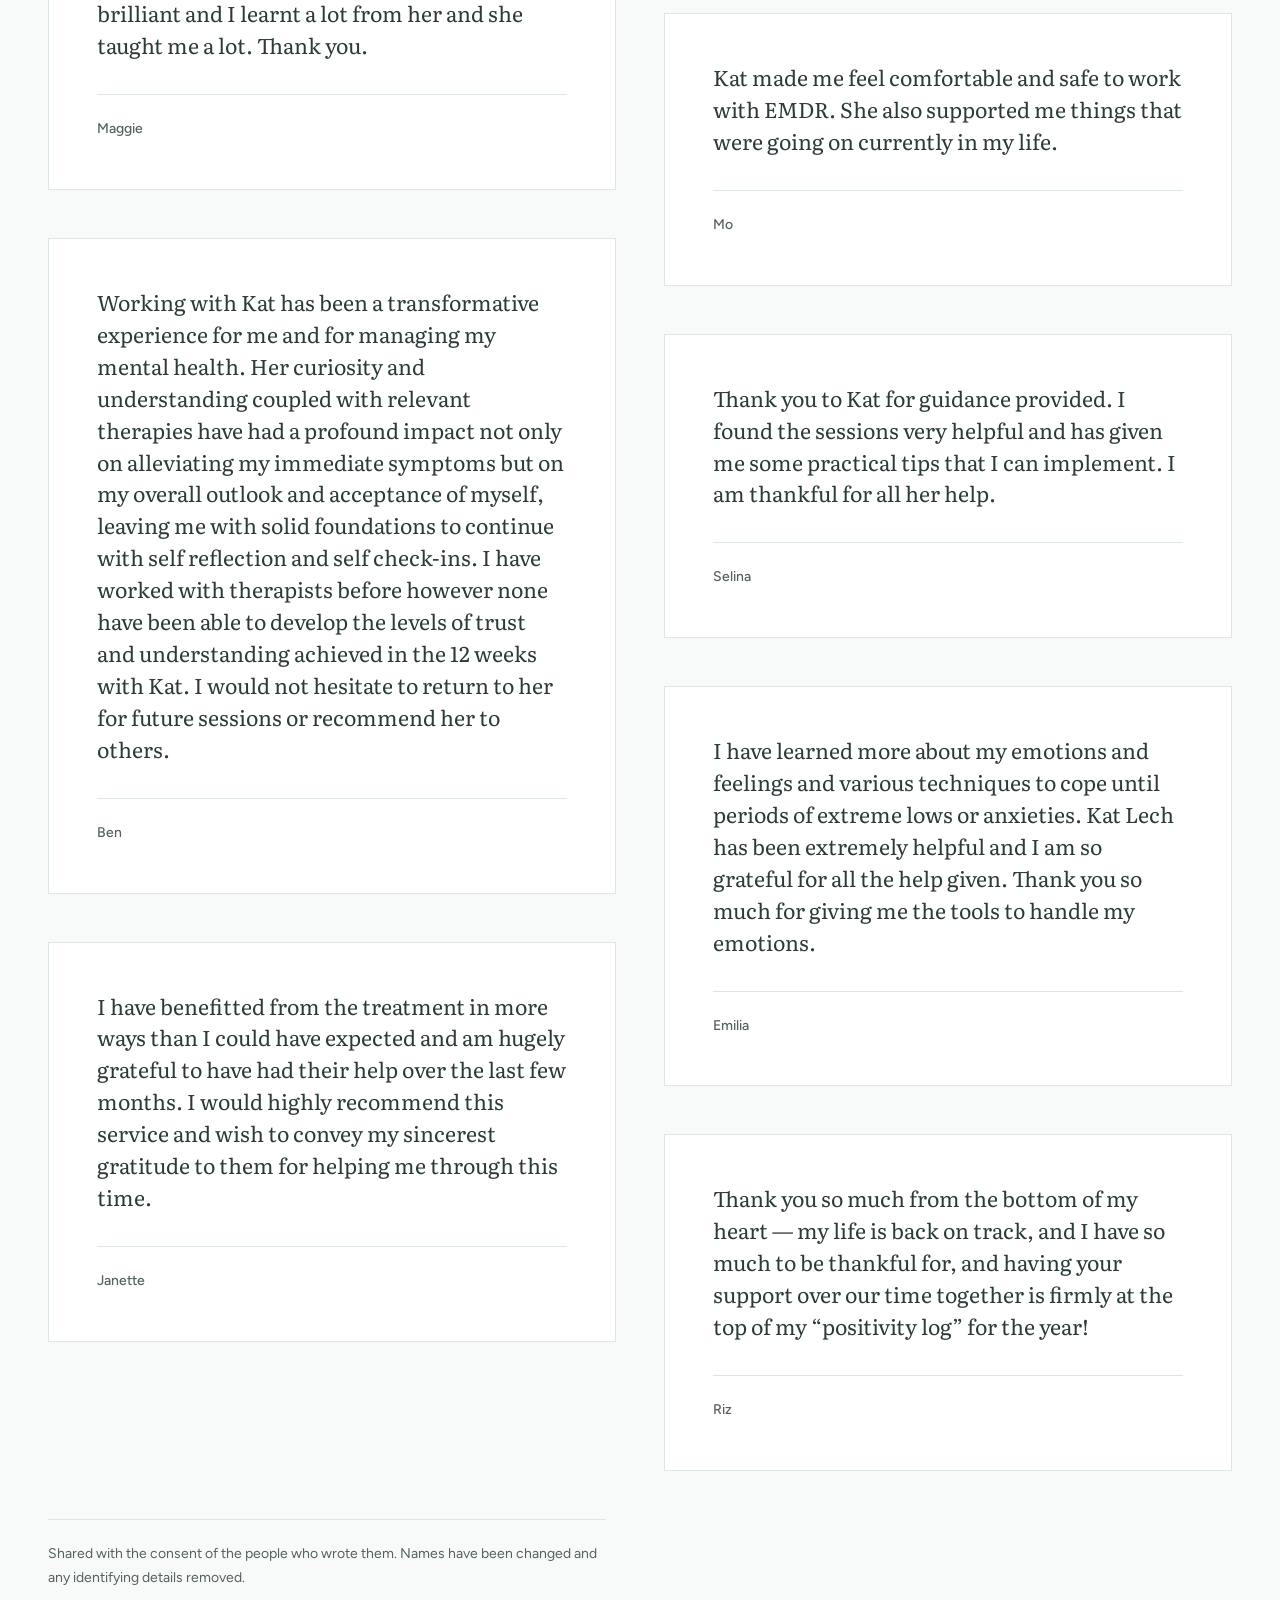
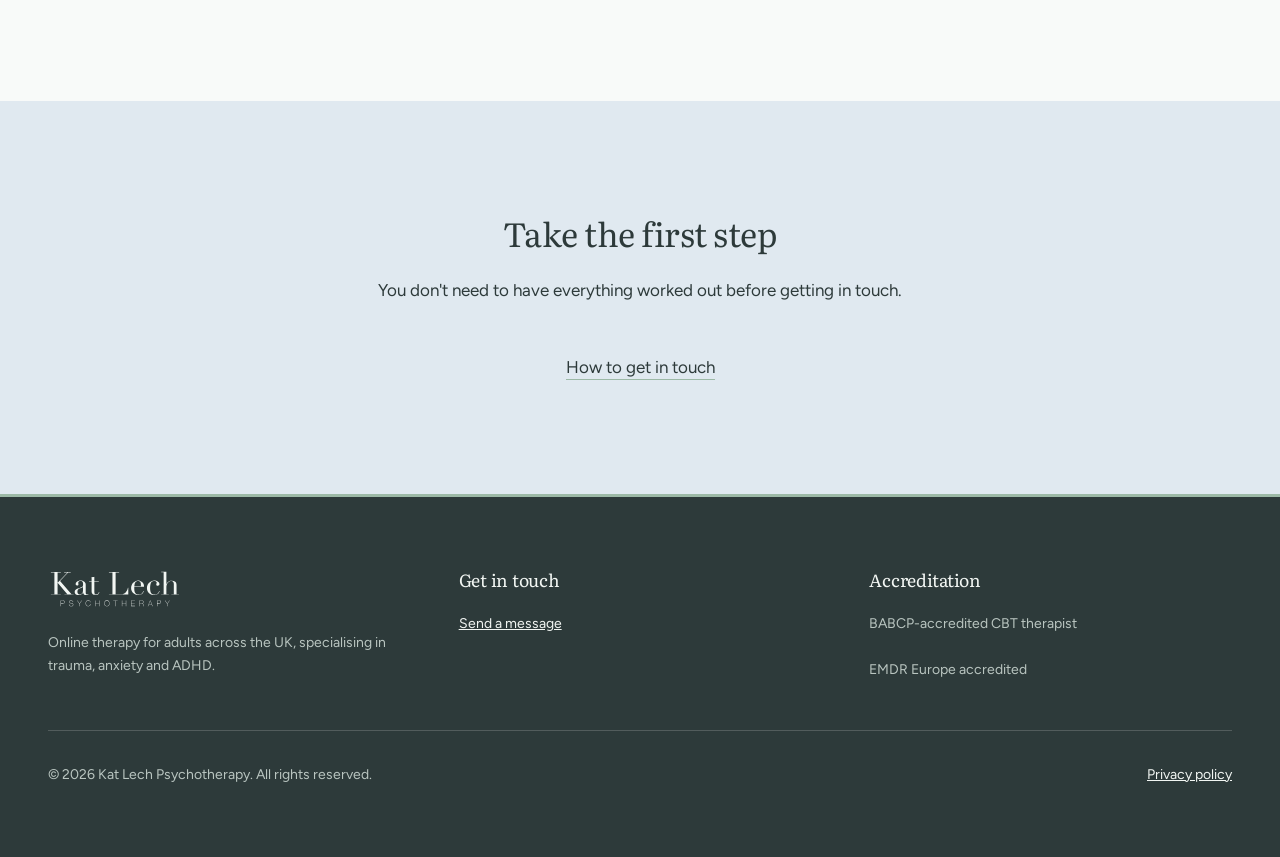
<file: testimonials.html>
<!DOCTYPE html>
<html lang="en-GB">
<head>
<meta charset="utf-8">
<meta name="viewport" content="width=device-width, initial-scale=1">
<title>Client Testimonials | Kat Lech Psychotherapy</title>
<meta name="description" content="What clients have said about working with Kat. Online CBT and EMDR therapy for trauma, anxiety and ADHD, shared with their consent.">
<link rel="canonical" href="https://katlech.co.uk/testimonials">
<meta property="og:site_name" content="Kat Lech Psychotherapy">
<meta property="og:title" content="What clients say about working with Kat">
<meta property="og:description" content="Shared with the consent of the people who wrote them, with names changed.">
<meta property="og:url" content="https://katlech.co.uk/testimonials">
<meta property="og:type" content="website">
<meta property="og:locale" content="en_GB">
<meta property="og:image" content="https://katlech.co.uk/assets/img/og-image.jpg">
<meta property="og:image:width" content="1200">
<meta property="og:image:height" content="630">
<meta property="og:image:alt" content="Kat Lech on a beach with her two dogs">
<meta name="twitter:card" content="summary_large_image">
<link rel="icon" href="assets/img/favicon.ico" sizes="any">
<link rel="icon" href="assets/img/favicon-32.png" type="image/png" sizes="32x32">
<link rel="apple-touch-icon" href="assets/img/apple-touch-icon.png">
<meta name="theme-color" content="#f8faf9">
<link rel="preconnect" href="https://fonts.googleapis.com">
<link rel="preconnect" href="https://fonts.gstatic.com" crossorigin>
<link href="https://fonts.googleapis.com/css2?family=Literata:opsz,wght@7..72,400..600&family=Figtree:wght@400..600&display=swap" rel="stylesheet">
<link rel="stylesheet" href="assets/css/site.css?v=2026-09-07c">
</head>
<body>

<a class="skip-link" href="#main">Skip to content</a>

<div class="topstrip"></div>

<header class="masthead">
  <div class="shell masthead-inner">
    <a class="wordmark" href="/">
      <img src="assets/img/kat-lech-psychotherapy-logo.svg" width="846" height="253"
           alt="Kat Lech Psychotherapy">
    </a>

    <button class="nav-toggle" type="button" aria-expanded="false" aria-controls="primary-nav">
      Menu
    </button>

    <nav class="nav" id="primary-nav" aria-label="Primary">
      <ul class="nav-list">
        <li><a href="/">Home</a></li>
        <li><a href="/how-can-i-help">How can I help</a></li>
        <li><a href="/about">About Kat</a></li>
        <li><a href="/insurance">Insurance</a></li>
        <li><a href="/testimonials" aria-current="page">Testimonials</a></li>
        <li><a href="/contact">Contact</a></li>
      </ul>
    </nav>
  </div>
</header>

<main id="main">

  <section class="shell page-head">
    <h1>Finding the right therapist is important</h1>
    <p class="lead">Hearing from people who have been through it can help.</p>
  </section>

  <section class="shell section">
    <div class="quote-grid">
      <figure class="quote">
        <blockquote>Kat was great at explaining things to me and putting them into perspective. She listened to everything I had to say and did not try to force anything on me. The resources and out of therapy tools which she has advised have been great in helping me.</blockquote>
        <figcaption>Monica</figcaption>
      </figure>

      <figure class="quote">
        <blockquote>Kat treated me with empathy and compassion from the start but challenged me in the best way to talk about how I was feeling and taught me ways not only to cope, but to overcome.</blockquote>
        <figcaption>Dan</figcaption>
      </figure>

      <figure class="quote">
        <blockquote>Kat is extremely talented, passionate and explains it in a way that makes it so simple. I&rsquo;m really grateful for all Kat&rsquo;s help, EMDR is a lot of self work; but you are only as good as the equipment you&rsquo;re taught how to use. Kat is brilliant and I learnt a lot from her and she taught me a lot. Thank you.</blockquote>
        <figcaption>Maggie</figcaption>
      </figure>

      <figure class="quote">
        <blockquote>Working with Kat has been a transformative experience for me and for managing my mental health. Her curiosity and understanding coupled with relevant therapies have had a profound impact not only on alleviating my immediate symptoms but on my overall outlook and acceptance of myself, leaving me with solid foundations to continue with self reflection and self check-ins. I have worked with therapists before however none have been able to develop the levels of trust and understanding achieved in the 12 weeks with Kat. I would not hesitate to return to her for future sessions or recommend her to others.</blockquote>
        <figcaption>Ben</figcaption>
      </figure>

      <figure class="quote">
        <blockquote>I have benefitted from the treatment in more ways than I could have expected and am hugely grateful to have had their help over the last few months. I would highly recommend this service and wish to convey my sincerest gratitude to them for helping me through this time.</blockquote>
        <figcaption>Janette</figcaption>
      </figure>

      <figure class="quote">
        <blockquote>I feel like my life and thinking have completely changed since using this service. Kat was absolutely incredible at helping me view myself and life more positively, and making small changes to my thinking that allow me to feel happier and more secure on a daily basis. I loved doing the homework assignments outside of the sessions that allowed me to practice the tools and techniques in every day scenarios. This allowed me to think about it during the week and not just in the sessions. I liked having the agenda every session to structure the session.</blockquote>
        <figcaption>Nat</figcaption>
      </figure>

      <figure class="quote">
        <blockquote>Kat was a really good, helpful and knowledgeable therapist I would definitely recommend Kat again, she was the best therapist I&rsquo;ve had I think 🙂</blockquote>
        <figcaption>Lydia</figcaption>
      </figure>

      <figure class="quote">
        <blockquote>Kat made me feel comfortable and safe to work with EMDR. She also supported me things that were going on currently in my life.</blockquote>
        <figcaption>Mo</figcaption>
      </figure>

      <figure class="quote">
        <blockquote>Thank you to Kat for guidance provided. I found the sessions very helpful and has given me some practical tips that I can implement. I am thankful for all her help.</blockquote>
        <figcaption>Selina</figcaption>
      </figure>

      <figure class="quote">
        <blockquote>I have learned more about my emotions and feelings and various techniques to cope until periods of extreme lows or anxieties. Kat Lech has been extremely helpful and I am so grateful for all the help given. Thank you so much for giving me the tools to handle my emotions.</blockquote>
        <figcaption>Emilia</figcaption>
      </figure>

      <figure class="quote">
        <blockquote>Thank you so much from the bottom of my heart — my life is back on track, and I have so much to be thankful for, and having your support over our time together is firmly at the top of my &ldquo;positivity log&rdquo; for the year!</blockquote>
        <figcaption>Riz</figcaption>
      </figure>
    </div>

    <p class="disclaimer">Shared with the consent of the people who wrote them. Names have been changed and any identifying details removed.</p>
  </section>

  <section class="section band-sky closing">
    <div class="shell-narrow">
      <h2>Take the first step</h2>
      <p>You don't need to have everything worked out before getting in touch.</p>
      <p class="closing-next"><a class="link-underline" href="/contact">How to get in touch</a></p>
    </div>
  </section>

</main>

<footer class="site-footer">
  <div class="shell">
    <div class="footer-grid">
      <div>
        <a class="footer-wordmark" href="/">
          <img src="assets/img/kat-lech-psychotherapy-logo-white.svg" width="846" height="253"
               alt="Kat Lech Psychotherapy">
        </a>
        <p>Online therapy for adults across the UK, specialising in trauma, anxiety and ADHD.</p>
      </div>

      <div>
        <h2>Get in touch</h2>
        <ul>
          <li><a href="/contact">Send a message</a></li>
        </ul>
      </div>

      <div>
        <h2>Accreditation</h2>
        <ul>
          <li>BABCP-accredited CBT therapist</li>
          <li>EMDR Europe accredited</li>
        </ul>
      </div>
    </div>

    <div class="footer-base">
      <p>&copy; <span data-year>2026</span> Kat Lech Psychotherapy. All rights reserved.</p>
      <p><a href="/privacy">Privacy policy</a></p>
    </div>
  </div>
</footer>

<script src="assets/js/site.js?v=2026-09-07c" defer></script>
</body>
</html>
</file>
<file: assets/css/site.css>
/* ==========================================================================
   Kat Lech Psychotherapy — CBT & EMDR
   Design tokens first, then base, layout, components, sections, utilities.
   Every brand value lives in :root — change it there and it changes site-wide.
   ========================================================================== */

:root {
  /* Colour — pastel green and blue grounds over a deep slate-teal ink.
     No pink anywhere. Colour sits in the backgrounds; text is never tinted.
     --accent is decorative only and fails contrast for text. */
  --ground:      #f8faf9;
  --surface:     #ffffff;
  --sage:        #e3ede5;
  --sky:         #e0e9f0;
  --accent:      #9cb9a6;
  --ink:         #2d3a3a;
  --ink-muted:   #54615e;
  --rule:        #dde6e0;
  --error:       #9a2f2a;
  --ink-on-dark: #f2f6f3;
  --muted-on-dark: #b9c5c0;

  /* Type */
  --font-display: "Literata", "Iowan Old Style", Georgia, serif;
  --font-body: "Figtree", -apple-system, BlinkMacSystemFont, "Segoe UI", sans-serif;

  /* A true modular scale: every step is the one below it x1.25, at both ends
     of the fluid range, so the hierarchy holds its proportions at any width.
     The old sizes were hand-tuned and their ratios ran from 1.21 to 1.71,
     shifting as the window resized. Everything is smaller now — the display
     size drops from 70px to 41px — because a long, quiet headline does not
     need to shout to be first.
     --step-small sits deliberately off the scale, at a 14px legibility
     floor for navigation and labels. */
  --step-display: clamp(2.07rem, 1.87rem + 0.90vw, 2.59rem);
  --step-h2:      clamp(1.73rem, 1.60rem + 0.60vw, 2.075rem);
  --step-h3:      clamp(1.44rem, 1.35rem + 0.38vw, 1.66rem);
  --step-lead:    clamp(1.20rem, 1.15rem + 0.23vw, 1.33rem);
  --step-body:    clamp(1rem, 0.98rem + 0.11vw, 1.0625rem);
  --step-small:   0.875rem;

  /* Spacing — the same 1.5 ratio, opened up by about a fifth. The type got
     smaller without the space around it changing, so the page had gone tight
     relative to what sits in it. Section rhythm goes 90px to 112px. */
  --space-2xs: 0.5rem;
  --space-xs:  0.875rem;
  --space-s:   1.375rem;
  --space-m:   2rem;
  --space-l:   3rem;
  --space-xl:  4.5rem;
  --space-2xl: 7rem;
  --space-3xl: 10rem;

  /* Height of the sticky masthead plus a little breathing room. */
  --header-height: 9.5rem;

  --measure: 62ch;
  --measure-tight: 48ch;
  --shell: 74rem;
  --shell-narrow: 46rem;

  --ease: cubic-bezier(0.22, 0.61, 0.36, 1);
}

/* --------------------------------------------------------------------------
   Base
   -------------------------------------------------------------------------- */

*,
*::before,
*::after { box-sizing: border-box; }

html {
  -webkit-text-size-adjust: 100%;
  scroll-behavior: smooth;
  /* The masthead is sticky, so anchored targets and keyboard focus must be
     scrolled clear of it — WCAG 2.2 AA, Focus Not Obscured (Minimum). */
  scroll-padding-top: var(--header-height);

  /* iOS enlarges text when a phone is turned to landscape unless stopped. */
  -webkit-text-size-adjust: 100%;
}

body {
  margin: 0;
  background: var(--ground);
  color: var(--ink);
  font-family: var(--font-body);
  font-size: var(--step-body);
  line-height: 1.7;
  -webkit-font-smoothing: antialiased;
}

h1, h2, h3, h4 {
  font-family: var(--font-display);
  font-weight: 400;
  line-height: 1.22;
  text-wrap: balance;
  margin: 0;
}

/* Negative tracking only where the type is large enough to need it. */
h1, h2 { letter-spacing: -0.015em; }

h1 { font-size: var(--step-display); }
h2 { font-size: var(--step-h2); }
h3 { font-size: var(--step-h3); line-height: 1.3; }

p { margin: 0 0 var(--space-s); max-width: var(--measure); }
p:last-child { margin-bottom: 0; }

a { color: inherit; }

img, svg { display: block; max-width: 100%; }

ul, ol { margin: 0; padding: 0; }

:focus-visible {
  outline: 2px solid var(--ink);
  outline-offset: 3px;
  border-radius: 2px;
}

.skip-link {
  position: absolute;
  left: var(--space-s);
  top: var(--space-s);
  z-index: 100;
  padding: var(--space-xs) var(--space-s);
  background: var(--ink);
  color: var(--ink-on-dark);
  text-decoration: none;
  transform: translateY(-200%);
}
.skip-link:focus { transform: translateY(0); }

/* --------------------------------------------------------------------------
   Layout primitives
   -------------------------------------------------------------------------- */

.shell {
  width: min(100% - 2.5rem, var(--shell));
  margin-inline: auto;
}

.shell-narrow {
  width: min(100% - 2.5rem, var(--shell-narrow));
  margin-inline: auto;
}

.section { padding-block: var(--space-2xl); }
.section-tight { padding-block: var(--space-xl); }

.band-sage { background: var(--sage); }
.band-sky { background: var(--sky); }
.band-ink { background: var(--ink); color: var(--ink-on-dark); }
.band-ink h2, .band-ink h3 { color: var(--ink-on-dark); }

/* The line under a heading. Same typeface as the headings so subheads read
   as one system across every page. */
.lead {
  font-family: var(--font-display);
  font-size: var(--step-lead);
  line-height: 1.45;
  color: var(--ink-muted);
  max-width: var(--measure-tight);
}

.band-ink .lead { color: var(--muted-on-dark); }

.prose > * + * { margin-top: var(--space-s); }
/* One rule for the gap under a heading, rather than a value per section.
   It has to be clearly larger than the gap between two paragraphs, or the
   heading reads as part of the block above it instead of introducing what
   follows. Cards set their own tighter values below. */
h1 + *,
h2 + *,
h3 + * { margin-top: var(--space-m); }

/* Running text gets more, since the heading is carrying more beneath it. */
.prose > h2 + *,
.prose > h3 + * { margin-top: var(--space-l); }

.rule {
  border: 0;
  border-top: 1px solid var(--rule);
  margin: 0;
}

/* --------------------------------------------------------------------------
   Buttons and links
   -------------------------------------------------------------------------- */

.btn {
  display: inline-block;
  padding: 0.95em 1.9em;
  font-family: var(--font-body);
  font-size: var(--step-small);
  font-weight: 500;
  letter-spacing: 0.06em;
  text-transform: uppercase;
  text-decoration: none;
  border: 1px solid var(--ink);
  transition: background-color 0.25s var(--ease), color 0.25s var(--ease);
}

.btn-primary {
  background: var(--ink);
  color: var(--ink-on-dark);
}
.btn-primary:hover { background: #3f5150; }

.btn-secondary {
  background: transparent;
  color: var(--ink);
}
.btn-secondary:hover { background: var(--ink); color: var(--ink-on-dark); }

.btn-on-dark {
  background: var(--ink-on-dark);
  color: var(--ink);
  border-color: var(--ink-on-dark);
}
.btn-on-dark:hover { background: transparent; color: var(--ink-on-dark); }

.link-underline {
  color: inherit;
  text-decoration: none;
  border-bottom: 1px solid var(--accent);
  padding-bottom: 2px;
  transition: border-color 0.25s var(--ease);
}
.link-underline:hover { border-color: currentColor; }

.actions {
  display: flex;
  flex-wrap: wrap;
  gap: var(--space-s);
  align-items: center;
}

/* --------------------------------------------------------------------------
   Header
   -------------------------------------------------------------------------- */

.topstrip {
  height: 10px;
  background: var(--accent);
}

.masthead {
  position: sticky;
  top: 0;
  z-index: 50;
  background: var(--ground);
  border-bottom: 1px solid var(--rule);
}

/* Logo above the navigation, both centred. */
.masthead-inner {
  display: flex;
  flex-direction: column;
  align-items: center;
  gap: var(--space-s);
  padding-block: var(--space-s);
}

.wordmark {
  display: block;
  line-height: 0;
}

/* The lockup stacks the name over the strapline, so it needs more height
   than the single-line version it replaced. */
.wordmark img {
  height: clamp(34px, 5vw, 46px);
  width: auto;
}

.nav-toggle {
  display: inline-flex;
  align-items: center;
  gap: 0.5rem;
  background: none;
  border: 1px solid var(--rule);
  padding: 0.6rem 0.9rem;
  font: inherit;
  font-size: var(--step-small);
  color: var(--ink);
  cursor: pointer;
}

.nav {
  display: flex;
  justify-content: center;
  align-items: center;
  gap: var(--space-m);
  width: 100%;
}

.nav-list {
  display: flex;
  flex-wrap: wrap;
  align-items: center;
  justify-content: center;
  gap: var(--space-xs) var(--space-m);
  list-style: none;
}

.nav-list a {
  text-decoration: none;
  font-size: var(--step-small);
  letter-spacing: 0.02em;
  padding-bottom: 3px;
  border-bottom: 1px solid transparent;
  transition: border-color 0.25s var(--ease);
}
.nav-list a:hover,
.nav-list a[aria-current="page"] { border-color: var(--accent); }

/* Stacked and centred, the masthead took 146px — a quarter of a small phone
   screen, and it is sticky, so that quarter never comes back. Below the
   breakpoint the logo sits beside the menu button instead. */
@media (max-width: 62rem) {
  :root { --header-height: 5rem; }

  .masthead-inner {
    flex-direction: row;
    justify-content: space-between;
    align-items: center;
    gap: var(--space-s);
    padding-block: var(--space-xs);
  }

  .wordmark img { height: 32px; }

  .nav {
    display: none;
    position: absolute;
    inset: 100% 0 auto;
    flex-direction: column;
    align-items: stretch;
    gap: 0;
    background: var(--ground);
    border-bottom: 1px solid var(--rule);
    padding: var(--space-s) 1.25rem var(--space-m);
  }
  .nav[data-open="true"] { display: flex; }
  .nav-list {
    flex-direction: column;
    align-items: stretch;
    gap: 0;
  }
  .nav-list a {
    display: block;
    padding-block: var(--space-s);
    border-bottom: 1px solid var(--rule);
  }
  .nav .btn { margin-top: var(--space-s); text-align: center; }
}

@media (min-width: 62.0625rem) {
  .nav-toggle { display: none; }
}

/* --------------------------------------------------------------------------
   Hero — typography led. The opening question is the strongest asset here.
   -------------------------------------------------------------------------- */

.hero {
  position: relative;
  padding-block: var(--space-2xl) var(--space-3xl);
  overflow: hidden;
}

.hero-grid {
  display: grid;
  gap: var(--space-xl);
  align-items: start;
}

@media (min-width: 60rem) {
  .hero-grid {
    grid-template-columns: minmax(0, 1.35fr) minmax(0, 0.85fr);
    gap: var(--space-2xl);
  }
}

.hero h1 {
  max-width: 18ch;
  }

.hero-sub {
  margin-top: var(--space-m);
  font-size: var(--step-lead);
  line-height: 1.55;
  color: var(--ink-muted);
  max-width: 44ch;
}

.hero-affirm {
  margin-top: var(--space-m);
  font-family: var(--font-display);
  font-size: var(--step-h3);
  line-height: 1.35;
  max-width: 26ch;
}

.hero-next { margin-top: var(--space-l); }


.hero-curve {
  position: absolute;
  left: 0;
  right: 0;
  bottom: -1px;
  width: 100%;
  height: clamp(40px, 6vw, 90px);
  /* Matches the band immediately below, so the curve reads as that section
     rising rather than as a stripe of its own. */
  fill: var(--sage);
}

/* Image placeholders — sized so real photographs drop straight in. */
.frame {
  position: relative;
  background: var(--sage);
  border: 1px solid var(--rule);
}

.frame::after {
  content: attr(data-label);
  position: absolute;
  inset: auto 0 0;
  padding: var(--space-xs);
  text-align: center;
  font-size: 0.75rem;
  letter-spacing: 0.08em;
  color: var(--ink-muted);
}

.frame-portrait { aspect-ratio: 4 / 5; }
.frame-wide { aspect-ratio: 3 / 2; }

.frame img {
  width: 100%;
  height: 100%;
  object-fit: cover;
}

/* A photograph at its own proportions — no crop, no fixed ratio. The width
   and height attributes on the img reserve the space so nothing shifts as
   it loads. */
.photo {
  margin: 0;
  border: 1px solid var(--rule);
  background: var(--sage);
}

.photo img {
  width: 100%;
  height: auto;
}

/* --------------------------------------------------------------------------
   Intro
   -------------------------------------------------------------------------- */

.intro { background: var(--sage); }

.intro-grid {
  display: grid;
  gap: var(--space-xl);
}

@media (min-width: 60rem) {
  .intro-grid {
    grid-template-columns: minmax(0, 0.55fr) minmax(0, 1.45fr);
    gap: var(--space-2xl);
    align-items: start;
  }
}

/* The heading here is a column of its own, not a heading sitting above the
   text, so the general gap under a heading would push the second column down
   the page instead of adding space beneath it. */
.intro-grid > h2 + * { margin-top: 0; }

/* --------------------------------------------------------------------------
   Specialisms — alternating bands, not a card grid. Heavy subject matter
   reads calmer with full-width room around it.
   -------------------------------------------------------------------------- */

.specialism { padding-block: var(--space-xl); }

.specialism + .specialism { border-top: 1px solid var(--rule); }

.specialism-grid {
  display: grid;
  gap: var(--space-m);
  align-items: start;
}

@media (min-width: 60rem) {
  .specialism-grid {
    grid-template-columns: minmax(0, 0.55fr) minmax(0, 1.45fr);
    gap: var(--space-2xl);
  }
}

/* One step below the section heading above them. They were both set at the
   h2 size, so "Trauma" and "What I can help with" carried equal weight. */
.specialism h3 {
  font-size: var(--step-h3);
  text-wrap: balance;
}

/* The opening line of each specialism carries the weight — it is the
   sentence someone recognises themselves in. */
.specialism .prose > p:first-child {
  font-size: var(--step-lead);
  line-height: 1.5;
}

/* --------------------------------------------------------------------------
   Approaches — a definition list with hairlines. Not a sequence, so no
   numbered markers.
   -------------------------------------------------------------------------- */

.approach-list {
  list-style: none;
  margin-top: var(--space-l);
  border-top: 1px solid var(--rule);
}

.approach-item {
  display: grid;
  gap: var(--space-2xs) var(--space-l);
  padding-block: var(--space-m);
  border-bottom: 1px solid var(--rule);
}

@media (min-width: 48rem) {
  .approach-item {
    grid-template-columns: minmax(0, 0.9fr) minmax(0, 2fr);
    align-items: baseline;
  }
}

.approach-item h3 { font-size: var(--step-h3); }
.approach-item p { color: var(--ink-muted); }

/* --------------------------------------------------------------------------
   Why work with me
   -------------------------------------------------------------------------- */

.why-grid {
  display: grid;
  gap: var(--space-xl);
}

@media (min-width: 60rem) {
  .why-grid {
    grid-template-columns: minmax(0, 1.1fr) minmax(0, 0.9fr);
    gap: var(--space-2xl);
    align-items: start;
  }
}

.credential-list {
  list-style: none;
  display: grid;
  gap: var(--space-s);
}

.credential-list li {
  padding-left: var(--space-m);
  position: relative;
  color: var(--muted-on-dark);
}

.credential-list li::before {
  content: "";
  position: absolute;
  left: 0;
  top: 0.7em;
  width: 14px;
  height: 1px;
  background: var(--accent);
}

.credential-list strong {
  display: block;
  color: var(--ink-on-dark);
  font-weight: 500;
}

/* --------------------------------------------------------------------------
   Insurance
   -------------------------------------------------------------------------- */

.insurers {
  list-style: none;
  display: flex;
  flex-wrap: wrap;
  gap: var(--space-s);
  margin-block: var(--space-l);
}

.insurers li {
  display: flex;
  flex-direction: column;
  align-items: center;
  justify-content: center;
  gap: var(--space-xs);
  min-width: 9.5rem;
  padding: var(--space-m);
  background: var(--surface);
  border: 1px solid var(--rule);
}

/* One slot per insurer so three logos of very different proportions read as
   a set. AXA is more than twice as wide as it is tall; WPA is nearly square. */
.insurers img {
  height: 40px;
  width: auto;
  max-width: 110px;
  object-fit: contain;
}

.insurers span {
  font-size: var(--step-small);
  color: var(--ink-muted);
}

/* --------------------------------------------------------------------------
   Closing call to action
   -------------------------------------------------------------------------- */

.closing { text-align: center; }
.closing p { margin-inline: auto; }

/* Short, centred blocks. The general heading gap is sized for a column of
   running text and looks like a hole under two centred lines, so these take
   the paragraph gap instead. */
.closing h2 + * { margin-top: var(--space-s); }
.closing-next { margin-top: var(--space-l); }

/* --------------------------------------------------------------------------
   Footer
   -------------------------------------------------------------------------- */

.site-footer {
  background: var(--ink);
  border-top: 3px solid var(--accent);
  color: var(--muted-on-dark);
  padding-block: var(--space-xl) var(--space-l);
  font-size: var(--step-small);
}

.footer-grid {
  display: grid;
  gap: var(--space-l);
  padding-bottom: var(--space-l);
  border-bottom: 1px solid rgba(247, 242, 244, 0.18);
}

@media (min-width: 48rem) {
  .footer-grid { grid-template-columns: repeat(3, minmax(0, 1fr)); }
}

.site-footer h2 {
  font-size: 1.1rem;
  color: var(--ink-on-dark);
  margin-bottom: var(--space-s);
}

/* Small type in short columns — the general heading gap is too much here. */
.site-footer h2 + * { margin-top: 0; }

.footer-wordmark {
  display: block;
  margin-bottom: var(--space-s);
}

.footer-wordmark img { height: 40px; width: auto; }

.site-footer a { color: var(--ink-on-dark); }

.site-footer ul { list-style: none; display: grid; gap: var(--space-2xs); }

.footer-base {
  display: flex;
  flex-wrap: wrap;
  gap: var(--space-s) var(--space-m);
  justify-content: space-between;
  padding-top: var(--space-m);
}

/* --------------------------------------------------------------------------
   Inner page header
   -------------------------------------------------------------------------- */

.page-head {
  padding-block: var(--space-xl) var(--space-l);
  border-bottom: 1px solid var(--rule);
}

.page-head h1 { max-width: 20ch; }

.page-head .lead { margin-top: var(--space-m); }

.specialism h3 + * { margin-top: var(--space-s); }

/* --------------------------------------------------------------------------
   Therapy sections — one per approach, anchored for direct linking
   -------------------------------------------------------------------------- */

.therapy { padding-block: var(--space-2xl); scroll-margin-top: 6rem; }

/* Where two sections share the same ground, a rule does the separating that
   a change of band colour does elsewhere. */
.section-divided { border-bottom: 1px solid var(--rule); }

.therapy-head { max-width: var(--measure); margin-bottom: var(--space-l); }

.therapy-head .kicker {
  font-family: var(--font-display);
  font-size: var(--step-lead);
  line-height: 1.45;
  color: var(--ink-muted);
  margin-top: var(--space-2xs);
}

/* Steps — the one numbered component on the site. The content really is a
   sequence, so the numeral does work rather than decoration: it tells you
   how many stages there are and where you are in them.

   One definition serves every use: the therapy pages on plain ground, the
   EMDR section on the blue band, the ADHD section on the dark band, and the
   insurance process. Only the colours change between them. */
.steps {
  list-style: none;
  counter-reset: step;
  display: grid;
  gap: var(--space-s);
  margin-top: var(--space-l);
}

/* One per row. In two columns a three-step sequence left an empty cell, and
   a sequence reads better straight down than in a Z. */

.step {
  counter-increment: step;
  display: grid;
  grid-template-columns: 2.5rem minmax(0, 1fr);
  gap: var(--space-xs) var(--space-s);
  align-content: start;
  padding: var(--space-s);
  background: var(--surface);
  border: 1px solid var(--rule);
}

/* The numeral is the only circle on the site. It earns the shape by being a
   counter rather than a container. */
.step::before {
  content: counter(step);
  grid-column: 1;
  grid-row: 1;
  width: 2.5rem;
  height: 2.5rem;
  display: grid;
  place-items: center;
  border-radius: 50%;
  background: var(--sage);
  color: var(--ink);
  font-family: var(--font-display);
  font-size: 1.1rem;
  font-variant-numeric: tabular-nums;
}

.step h4 {
  grid-column: 2;
  grid-row: 1;
  align-self: center;
  font-size: var(--step-h3);
}

.step p {
  grid-column: 1 / -1;
  margin-bottom: 0;
  color: var(--ink-muted);
  max-width: var(--measure);
}

@media (min-width: 40rem) {
  .step { padding: var(--space-m); }
  .step p { grid-column: 2; }
}

.step p + p { margin-top: var(--space-xs); }

/* On the blue band a white card would be the only pure white on the page,
   so it takes the page ground instead. */
.band-sky .step { background: var(--ground); border-color: #cfdce6; }

.band-ink .step {
  background: rgba(242, 246, 243, 0.07);
  border-color: rgba(242, 246, 243, 0.2);
}

.band-ink .step h4 { color: var(--ink-on-dark); }
.band-ink .step p { color: var(--muted-on-dark); }
.band-ink .step::before { background: var(--ink-on-dark); color: var(--ink); }

/* Tag lists — "can be helpful for" groupings */
.taglist {
  list-style: none;
  display: flex;
  flex-wrap: wrap;
  gap: var(--space-2xs) var(--space-xs);
  margin-top: var(--space-m);
}

.taglist li {
  padding: 0.4em 0.95em;
  background: var(--surface);
  border: 1px solid var(--rule);
  font-size: var(--step-small);
}

.band-ink .taglist li {
  background: transparent;
  border-color: rgba(247, 242, 244, 0.28);
  color: var(--ink-on-dark);
}

.band-sage .taglist li,
.band-sky .taglist li { background: var(--ground); }

.tag-heading {
  font-family: var(--font-body);
  font-size: var(--step-body);
  font-weight: 500;
  margin-top: var(--space-l);
}

/* --------------------------------------------------------------------------
   Testimonials
   -------------------------------------------------------------------------- */

.quote-grid {
  display: grid;
  gap: var(--space-l);
  margin-top: var(--space-xl);
}

@media (min-width: 52rem) {
  .quote-grid { grid-template-columns: repeat(2, minmax(0, 1fr)); }
}

.quote {
  margin: 0;
  padding: var(--space-l);
  background: var(--surface);
  border: 1px solid var(--rule);
}

.quote blockquote {
  margin: 0;
  font-family: var(--font-display);
  font-size: var(--step-lead);
  line-height: 1.5;
}

.quote figcaption { font-weight: 500; color: var(--ink); }

/* Masonry-ish columns so quotes of very different lengths don't leave one
   column short. */
@media (min-width: 52rem) {
  .quote-grid {
    display: block;
    columns: 2;
    column-gap: var(--space-l);
  }
  .quote {
    break-inside: avoid;
    margin-bottom: var(--space-l);
  }
}

.quote figcaption {
  margin-top: var(--space-m);
  padding-top: var(--space-s);
  border-top: 1px solid var(--rule);
  font-size: var(--step-small);
  color: var(--ink-muted);
}

.notice {
  padding: var(--space-m);
  border: 1px dashed var(--accent);
  background: var(--surface);
  font-size: var(--step-small);
  color: var(--ink-muted);
  margin-top: var(--space-l);
}

/* --------------------------------------------------------------------------
   Contact
   -------------------------------------------------------------------------- */

.contact-grid {
  display: grid;
  gap: var(--space-xl);
}

@media (min-width: 58rem) {
  .contact-grid {
    grid-template-columns: minmax(0, 1fr) minmax(0, 1fr);
    gap: var(--space-2xl);
    align-items: start;
  }
}

.field { display: grid; gap: var(--space-2xs); margin-bottom: var(--space-m); }

.field label { font-size: var(--step-small); font-weight: 500; }

.field input,
.field textarea,
.field select {
  font: inherit;
  font-size: var(--step-body);
  padding: 0.75em 0.9em;
  background: var(--surface);
  border: 1px solid var(--rule);
  color: var(--ink);
  width: 100%;
}

.field textarea { min-height: 9rem; resize: vertical; }

.field-note { font-size: var(--step-small); color: var(--ink-muted); }

.field .required { color: var(--error); font-weight: 500; }

.field input:focus-visible,
.field textarea:focus-visible,
.field select:focus-visible { outline-offset: 1px; }

.field-error {
  font-size: var(--step-small);
  color: var(--error);
  font-weight: 500;
}

[aria-invalid="true"] { border-color: var(--error); border-width: 2px; }

.error-summary {
  padding: var(--space-m);
  margin-bottom: var(--space-l);
  border: 2px solid var(--error);
  background: var(--surface);
}

.error-summary h2 {
  font-size: var(--step-h3);
  margin-bottom: var(--space-xs);
}

.error-summary ul { display: grid; gap: var(--space-2xs); padding-left: var(--space-s); }
.error-summary li { list-style: disc; }
.error-summary a { color: var(--error); }

.detail-list {
  list-style: none;
  display: grid;
  gap: var(--space-m);
  margin-top: var(--space-l);
}

.detail-list dt,
.detail-list .detail-label {
  font-size: var(--step-small);
  color: var(--ink-muted);
  margin-bottom: 2px;
}

/* --------------------------------------------------------------------------
   Motion — one entrance on load, nothing on scroll. For an audience living
   with anxiety and ADHD, a page that stays still is the kinder default.
   -------------------------------------------------------------------------- */

@media (prefers-reduced-motion: no-preference) {
  .enter {
    opacity: 0;
    transform: translateY(10px);
    animation: enter 0.55s var(--ease) forwards;
  }
  .enter-1 { animation-delay: 0.02s; }
  .enter-2 { animation-delay: 0.09s; }
  .enter-3 { animation-delay: 0.16s; }
  .enter-4 { animation-delay: 0.23s; }
}

@keyframes enter {
  to { opacity: 1; transform: none; }
}

@media (prefers-reduced-motion: reduce) {
  html { scroll-behavior: auto; }
  *, *::before, *::after {
    animation-duration: 0.01ms !important;
    transition-duration: 0.01ms !important;
  }
}

/* --------------------------------------------------------------------------
   Accreditation marks — supplied artwork sits on white so each one gets its
   own panel rather than being dropped onto a coloured band.
   -------------------------------------------------------------------------- */

/* Sits under the portrait. Equal columns rather than content-sized boxes,
   so the longer caption doesn't make one panel wider than the other. */
.accreditation {
  list-style: none;
  display: grid;
  grid-template-columns: repeat(2, minmax(0, 1fr));
  gap: var(--space-xs);
  margin-top: var(--space-s);
}

.accreditation li {
  display: flex;
  flex-direction: column;
  align-items: center;
  justify-content: flex-start;
  gap: var(--space-xs);
  padding: var(--space-s);
  background: var(--surface);
  border: 1px solid var(--rule);
}

.accreditation img {
  width: auto;
  height: 52px;
}

/* The EMDR mark is a wide lens shape and the BABCP one is square, so matching
   their heights would make the EMDR mark look much the larger of the two.
   Matched by area instead, with the difference paid back as margin so both
   labels still start on the same line. */
.accreditation img[src*="emdr"] {
  height: 38px;
  margin-block: 7px;
}

.accreditation span {
  font-size: var(--step-small);
  line-height: 1.35;
  color: var(--ink-muted);
  text-align: center;
  text-wrap: balance;
}

/* --------------------------------------------------------------------------
   Contact extras
   -------------------------------------------------------------------------- */

/* Off-screen rather than display:none — bots skip hidden fields, and this
   still has to be a real field they can fill in. */
.honeypot {
  position: absolute;
  left: -9999px;
  width: 1px;
  height: 1px;
  overflow: hidden;
}

/* --------------------------------------------------------------------------
   About
   -------------------------------------------------------------------------- */

.about-grid {
  display: grid;
  gap: var(--space-l);
  align-items: start;
}

@media (min-width: 58rem) {
  /* The text is short and the photograph is square, so equal columns left the
     two halves ending at very different heights. The text column is narrower
     and both are centred on each other instead. */
  .about-grid {
    grid-template-columns: minmax(0, 1fr) minmax(0, 0.82fr);
    gap: var(--space-2xl);
    align-items: center;
  }

  /* A square photograph at full column width towered over three short
     paragraphs. Capped, so the two halves are closer in height. */
  .about-grid .photo-mounted {
    max-width: 26rem;
    justify-self: end;
    /* Room for the corners the tilt throws out past the box. */
    margin-right: var(--space-xs);
  }

  .about-grid .prose { max-width: var(--measure-tight); }
}

/* A mount rather than a border: white card, photograph inset within it, and a
   shadow soft enough to read as depth rather than decoration. */
.photo-mounted {
  margin: 0;
  /* Polaroid proportions: even margin on three sides, a deep one below. */
  padding: var(--space-xs) var(--space-xs) var(--space-l);
  background: var(--surface);
  border: 1px solid var(--rule);
  transform: rotate(-1.75deg);
  box-shadow:
    0 2px 3px rgba(45, 58, 58, 0.06),
    0 22px 45px -26px rgba(45, 58, 58, 0.5);
}

.photo-mounted img { display: block; }

@media (min-width: 58rem) {
  .photo-mounted { padding: var(--space-s) var(--space-s) var(--space-xl); }
}

/* Quiet note under the testimonials — present for anyone who looks for it,
   without competing with the quotes themselves. */
.disclaimer {
  margin-top: var(--space-l);
  padding-top: var(--space-s);
  border-top: 1px solid var(--rule);
  font-size: var(--step-small);
  color: var(--ink-muted);
  max-width: var(--measure);
}

/* --------------------------------------------------------------------------
   Qualifications panel
   -------------------------------------------------------------------------- */

.quals {
  display: grid;
  gap: var(--space-l);
  background: var(--surface);
  border: 1px solid var(--rule);
  padding: var(--space-l);
}

@media (min-width: 58rem) {
  .quals {
    grid-template-columns: minmax(0, 1.1fr) minmax(0, 0.9fr);
    gap: var(--space-2xl);
    padding: var(--space-l) var(--space-xl);
  }
}

.qual-group h3 {
  font-family: var(--font-body);
  font-size: var(--step-small);
  font-weight: 600;
  letter-spacing: 0.09em;
  text-transform: uppercase;
  color: var(--ink-muted);
  padding-bottom: var(--space-xs);
  border-bottom: 2px solid var(--accent);
}

/* The label is a rule-topped heading; the list belongs tight beneath it. */
.qual-group h3 + * { margin-top: var(--space-s); }

.qual-list {
  list-style: none;
  display: grid;
}

.qual-list li {
  padding-block: var(--space-s);
  border-bottom: 1px solid var(--rule);
  max-width: var(--measure);
}

.qual-list li:last-child { border-bottom: 0; padding-bottom: 0; }

/* --------------------------------------------------------------------------
   Target size
   -------------------------------------------------------------------------- */

/* WCAG 2.2 AA, Target Size (Minimum): a link that sits on its own — in the
   navigation, in the footer, or alone in a paragraph — needs a 24px target.
   Links inside a sentence are exempt and are left alone. The hit area is
   grown with a pseudo-element rather than with padding, so the underline
   stays tight to the type. */
.nav-list a,
.site-footer a,
p > a.link-underline:only-child {
  position: relative;
}

.nav-list a::after,
.site-footer a::after,
p > a.link-underline:only-child::after {
  content: "";
  position: absolute;
  inset: -0.45rem -0.3rem;
}

/* The footer links stack, so they also need room between them or the enlarged
   targets would overlap each other. */
.site-footer li + li { margin-top: var(--space-xs); }

/* The mobile menu already has full-width rows; no pseudo-element needed. */
@media (max-width: 62rem) {
  .nav-list a::after { content: none; }
}

/* --------------------------------------------------------------------------
   Photographs on small screens
   -------------------------------------------------------------------------- */

/* Once the two-column layouts stack, both photographs ran the full width of
   the screen and dominated the page. Halved and centred, so they read as a
   picture beside the writing rather than as the subject of it. */

@media (max-width: 59.9375rem) {
  .hero .photo {
    max-width: 50%;
    margin-inline: auto;
  }
}

@media (max-width: 57.9375rem) {
  .about-grid .photo-mounted {
    max-width: 50%;
    margin-inline: auto;
  }
}
</file>
